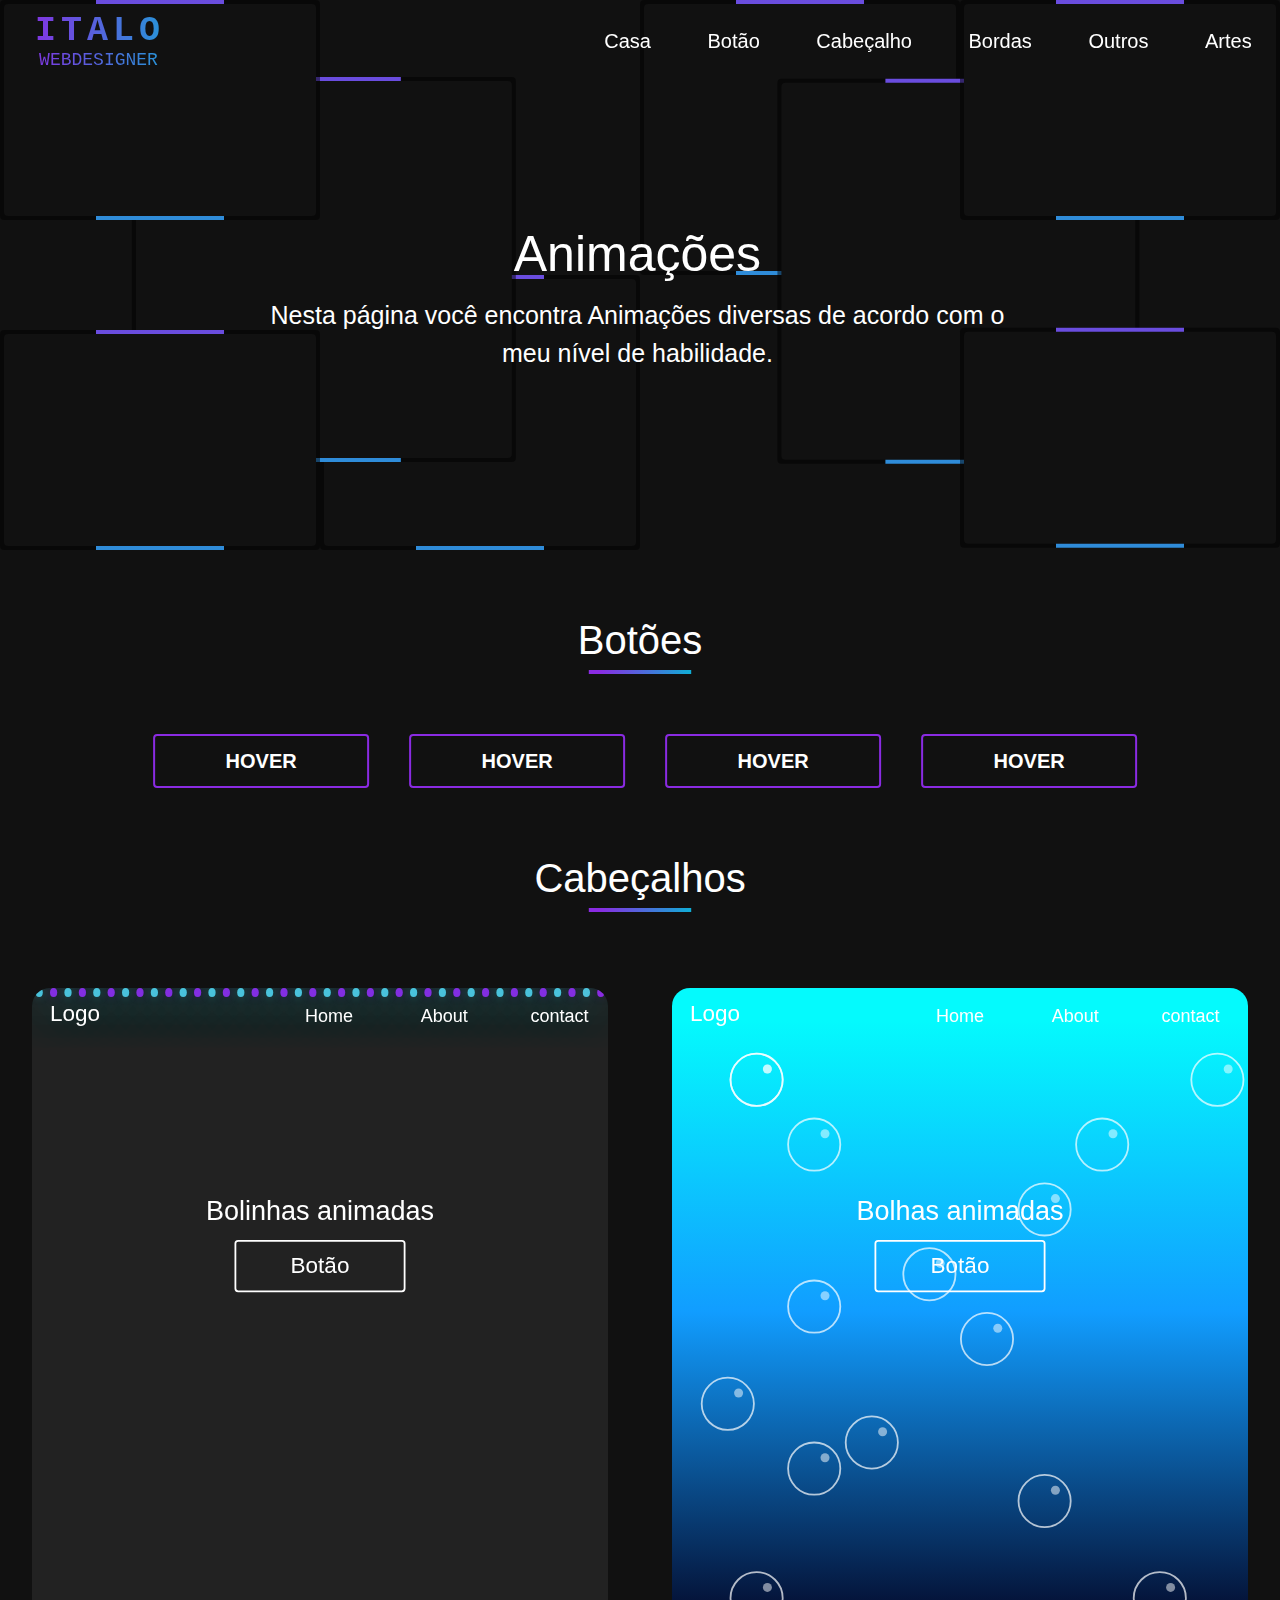
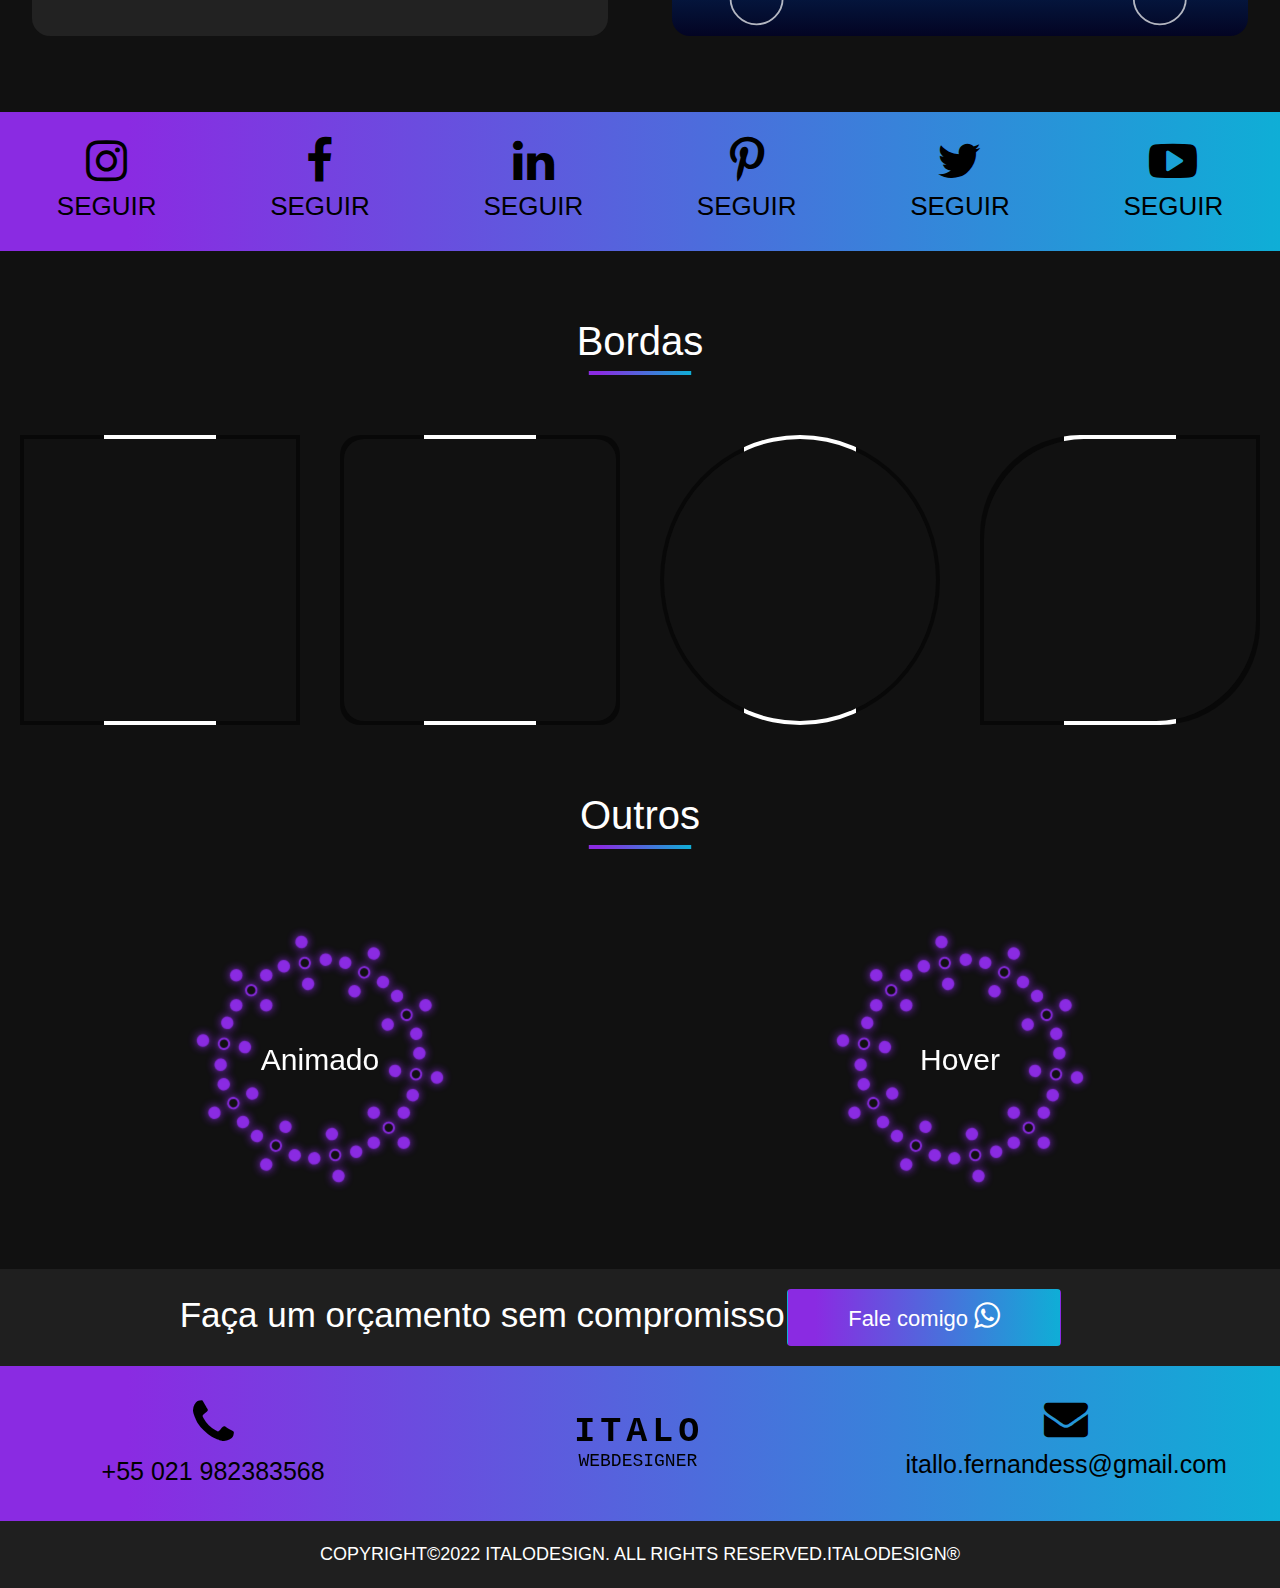
<file: animation.html>
<!DOCTYPE html>

<html lang="pt-BR">

  <head>

    <meta charset="utf-8">

    <meta name="keywords" content="italowebdesigner" />

    <meta name="description" content="Ótimos sites por ótimos preços" />

    <meta name="author" content="Ítalo Gonçalves Fernandes">

    <meta http-equiv="X-UA-Compatible" content="IE=edge">

    <meta name="viewport" content="width=device-width, initial-scale=1, maximum-scale=1" />

    <title>Ítalo WebDesigner&reg;</title>

    <link rel="shortcut icon" href="images/minhalogo.png" />

    <link rel="preconnect" href="https://fonts.googleapis.com">
    <link rel="preconnect" href="https://fonts.gstatic.com" crossorigin>
    <link href="https://fonts.googleapis.com/css2?family=Patrick+Hand&display=swap" rel="stylesheet">

    <link rel="stylesheet" type="text/css" href="css/font-awesome.min.css" />

    <link rel="stylesheet" type="text/css" href="css/index css/bootstrap.min.css" />

    <link rel="stylesheet" type="text/css" href="css/index css/preloader.css" />

    <link rel="stylesheet" type="text/css" href="css/index css/responsive.css" />

    <link rel="stylesheet" type="text/css" href="css/index css/style.css" />

    <link rel="stylesheet" type="text/css" href="css/index css/nav.css" />

    <link rel="stylesheet" type="text/css" href="css/animationpage css/btn.css" />

    <link rel="stylesheet" type="text/css" href="css/animationpage css/headers.css" />

    <link rel="stylesheet" type="text/css" href="css/index css/social.css" />

    <link rel="stylesheet" type="text/css" href="css/animationpage css/borders.css" />

    <link rel="stylesheet" type="text/css" href="css/animationpage css/others.css" />

    <link rel="stylesheet" type="text/css" href="css/index css/footer.css" />

  </head>

  <body>

    <div id="preloader">
      <div class="inner">
        <div class="center">
          <div class="ring"></div>
          <span>I</span>                    
       </div>
      </div>
    </div>

    <input type="checkbox" id="check">
    <label onclick="animar()" id="container-burger" for="check" class="nav">
      <span class="burger"></span>
      <span class="burger"></span>
      <span class="burger"></span>
    </label>

    <div class="container-logo">
      <div class="logo">
        <div class="container-name">
          <div class="name1">Italo</div>
          <div class="name2">WebDesigner</div>
        </div>
      </div>
    </div>

    <div class="menu">
      <div ></div>
      <div class="content">
        <a href="index.html" class="text">Casa</a>
      </div>
      <div class="content">
        <a href="#button" class="text">Botão</a>
      </div>
      <div class="content">
        <a href="#back" class="text">Cabeçalho</a>
      </div>
      <div class="content">
        <a href="#borders" class="text">Bordas</a>
      </div>
      <div class="content">
        <a href="#others" class="text">Outros</a>
      </div>
      <div class="content">
        <a href="desingers.html" class="text">Artes</a>
      </div>
    </div>

    <div class="container-info-header-a">
      <div class="title">Animações</div>
      <div class="text">Nesta página você encontra Animações diversas de acordo com o meu nível de habilidade.</div>
    </div>

    <div class="header-animation">
      <div class="box">
        <h2></h2>
      </div>
      <div class="box2">
        <h2></h2>
      </div>
      <div class="box3">
        <h2></h2>
      </div>
      <div class="box4">
        <h2></h2>
      </div>
      <div class="box5">
        <h2></h2>
      </div>
      <div class="box6">
        <h2></h2>
      </div>
      <div class="box7">
        <h2></h2>
      </div>
      <div class="box8">
        <h2 id="about"></h2>
      </div>
    </div>

    <div class="container-btn">
      <div class="title" id="button">Botões</div>
      <div class="bar"></div>
      <div class="content-btn">
        <a href="#" class="btn btn1">hover</a>
        <a href="#" class="btn btn2">hover</a>
        <a href="#" class="btn btn3">hover</a>
        <a href="#" class="btn btn4">hover</a>
      </div>
    </div>

    <div class="container-headers">
      <div class="title" id="back">Cabeçalhos</div>
      <div class="bar"></div>
      <div class="content-headers">
          <div class="bubbles">
            <div class="menu-anime">
              <div class="logo">Logo</div>
              <div class="info">Home</div>
              <div class="info">About</div>
              <div class="info">contact</div>
            </div>
            <div class="main">Bolinhas animadas<br><a href="#" class="btn">Botão</a></div>
            <span style="--i:11"></span>
            <span style="--i:12"></span>
            <span style="--i:24"></span>
            <span style="--i:10"></span>
            <span style="--i:14"></span>
            <span style="--i:23"></span>
            <span style="--i:18"></span>
            <span style="--i:16"></span>
            <span style="--i:19"></span>
            <span style="--i:20"></span>
            <span style="--i:22"></span>
            <span style="--i:25"></span>
            <span style="--i:18"></span>
            <span style="--i:21"></span>
            <span style="--i:15"></span>
            <span style="--i:13"></span>
            <span style="--i:26"></span>
            <span style="--i:17"></span>
            <span style="--i:13"></span>
            <span style="--i:28"></span>
            <span style="--i:11"></span>
            <span style="--i:12"></span>
            <span style="--i:24"></span>
            <span style="--i:10"></span>
            <span style="--i:14"></span>
            <span style="--i:23"></span>
            <span style="--i:18"></span>
            <span style="--i:16"></span>
            <span style="--i:19"></span>
            <span style="--i:20"></span>
            <span style="--i:22"></span>
            <span style="--i:25"></span>
            <span style="--i:18"></span>
            <span style="--i:21"></span>
            <span style="--i:15"></span>
            <span style="--i:13"></span>
            <span style="--i:26"></span>
            <span style="--i:17"></span>
            <span style="--i:13"></span>
            <span style="--i:28"></span>
          </div>
        <div class="container-2">
        <div class="wrapper">
          <div class="menu-anime">
            <div class="logo">Logo</div>
            <div class="info">Home</div>
            <div class="info">About</div>
            <div class="info">contact</div>
          </div>
          <div class="main">Bolhas animadas<br><a href="#" class="btn">Botão</a></div>
          <div class="container-dot"><span class="dot"></span></div>
          <div class="container-dot"><span class="dot"></span></div>
          <div class="container-dot"><span class="dot"></span></div>
          <div class="container-dot"><span class="dot"></span></div>
          <div class="container-dot"><span class="dot"></span></div>
          <div class="container-dot"><span class="dot"></span></div>
          <div class="container-dot"><span class="dot"></span></div>
          <div class="container-dot"><span class="dot"></span></div>
          <div class="container-dot"><span class="dot"></span></div>
          <div class="container-dot"><span class="dot"></span></div>
          <div class="container-dot"><span class="dot"></span></div>
          <div class="container-dot"><span class="dot"></span></div>
          <div class="container-dot"><span class="dot"></span></div>
          <div class="container-dot"><span class="dot"></span></div>
          <div class="container-dot"><span class="dot"></span></div>
        </div>
        </div>
      </div>
    </div>

    <div class="container-social">
      <div class="content">
        <a href="#"><i class="fa fa-instagram" aria-hidden="true"></i></a>
        <div class="container-text"><a href="#" class="text">SEGUIR</a></div>
      </div>
      <div class="content">
        <a href="#"><i class="fa fa-facebook" aria-hidden="true"></i></a>
        <div class="container-text"><a href="#" class="text">SEGUIR</a></div>
      </div>
      <div class="content">
        <a href="#"><i class="fa fa-linkedin" aria-hidden="true"></i></a>
        <div class="container-text"><a href="#" class="text">SEGUIR</a></div>
      </div>
      <div class="content">
        <a href="#"><i class="fa fa-pinterest-p" aria-hidden="true"></i></a>
        <div class="container-text"><a href="#" class="text">SEGUIR</a></div>
      </div>
      <div class="content">
        <a href="#"><i class="fa fa-twitter" aria-hidden="true"></i></a>
        <div class="container-text"><a href="#" class="text">SEGUIR</a></div>
      </div>
      <div class="content">
        <a href="#"><i class="fa fa-youtube-play" aria-hidden="true"></i></a>
        <div class="container-text"><a href="#" class="text" id="produtos">SEGUIR</a></div>
      </div>
    </div>

    <div class="container-borders">
      <div class="title" id="borders">Bordas</div>
      <div class="bar"></div>
      <div class="content-borders">
        <div class="content">
          <div class="box-1" >
            <h2></h2>
          </div>
        </div>
        <div class="content">
          <div class="box-2" >
            <h2></h2>
          </div>
        </div>
        <div class="content">
          <div class="box-3" >
            <h2></h2>
          </div>
        </div>
        <div class="content">
          <div class="box-4" >
            <h2></h2>
          </div>
        </div>
      </div>
    </div>

    <div class="container-others">
      <div class="title" id="others">Outros</div>
      <div class="bar"></div>
      <div class="content-others">
        <div class="content">
          <div class="description-1">Animado</div>
          <div class="loader-1">
            <span style="--i:1;"></span>
            <span style="--i:2;"></span>
            <span style="--i:3;"></span>
            <span style="--i:4;"></span>
            <span style="--i:5;"></span>
            <span style="--i:6;"></span>
            <span style="--i:7;"></span>
            <span style="--i:8;"></span>
            <span style="--i:9;"></span>
            <span style="--i:10;"></span>
          </div>
        </div>
        <div class="content">
          <div class="description-2">Hover</div>
          <div class="loader-2">
            <span style="--i:1;"></span>
            <span style="--i:2;"></span>
            <span style="--i:3;"></span>
            <span style="--i:4;"></span>
            <span style="--i:5;"></span>
            <span style="--i:6;"></span>
            <span style="--i:7;"></span>
            <span style="--i:8;"></span>
            <span style="--i:9;"></span>
            <span style="--i:10;"></span>
          </div>
        </div>
      </div>
    </div>

    <div class="container-orca">
      <div></div>
      <div class="content">
        <div class="text">Faça um orçamento sem compromisso</div>
      </div>
      <div class="content">
        <a href="#" class="btn">Fale comigo <i class="fa fa-whatsapp" aria-hidden="true"></i></a>
      </div>
      <div></div>
    </div>
    <div class="container-orca-mobal">
      <div class="content">
        <div class="text">Faça um orçamento sem compromisso.</div>
      </div>
      <div class="content">
        <a href="#" class="btn">Fale comigo <i class="fa fa-whatsapp" aria-hidden="true"></i></a>
      </div>
    </div>
    <div class="container-footer">
      <div class="content">
        <i class="fa fa-phone" aria-hidden="true"></i>
        <div class="text">+55 021 982383568</div>
      </div>
      <div class="content">
        <div class="name1">Italo</div>
        <div class="name2">WebDesigner</div>
      </div>
      <div class="content">
        <i class="fa fa-envelope" aria-hidden="true"></i>
        <div class="text">itallo.fernandess@gmail.com</div>
      </div>
    </div>
    <div class="copy">COPYRIGHT©2022 ITALODESIGN. ALL RIGHTS RESERVED.ITALODESIGN®</div>

    <script type="text/javascript" src="js/jquerynav.js"></script>

    <script type="text/javascript" src="js/materialize.js"></script>

    <script type="text/javascript" src="js/jquery.min.js"></script>
    
    <script type="text/javascript" src="js/popper.min.js"></script>

    <script type="text/javascript" src="js/bootstrap.min.js"></script>

    <script type="text/javascript" src="js/preloader.js"></script>

    <script type="text/javascript" src="https://s3-us-west-2.amazonaws.com/s.cdpn.io/499416/TweenLite.min.js"></script>

    <script type="text/javascript" src="https://s3-us-west-2.amazonaws.com/s.cdpn.io/499416/EasePack.min.js"></script>

    <script type="text/javascript" src="https://s3-us-west-2.amazonaws.com/s.cdpn.io/499416/demo.js"></script>

    <script type="text/javascript" src="js/script.js"></script>

    <script>
        jQuery(function($){
          var $navbar = $('.menu');
            $(window).scroll(function(event){
              var $current = $(this).scrollTop();
            if( $current > 50 ){
               $navbar.addClass('navbar-color');
            } else{
               $navbar.removeClass('navbar-color');
                }
            });
        });
    </script>
  </body>

</html>
</file>
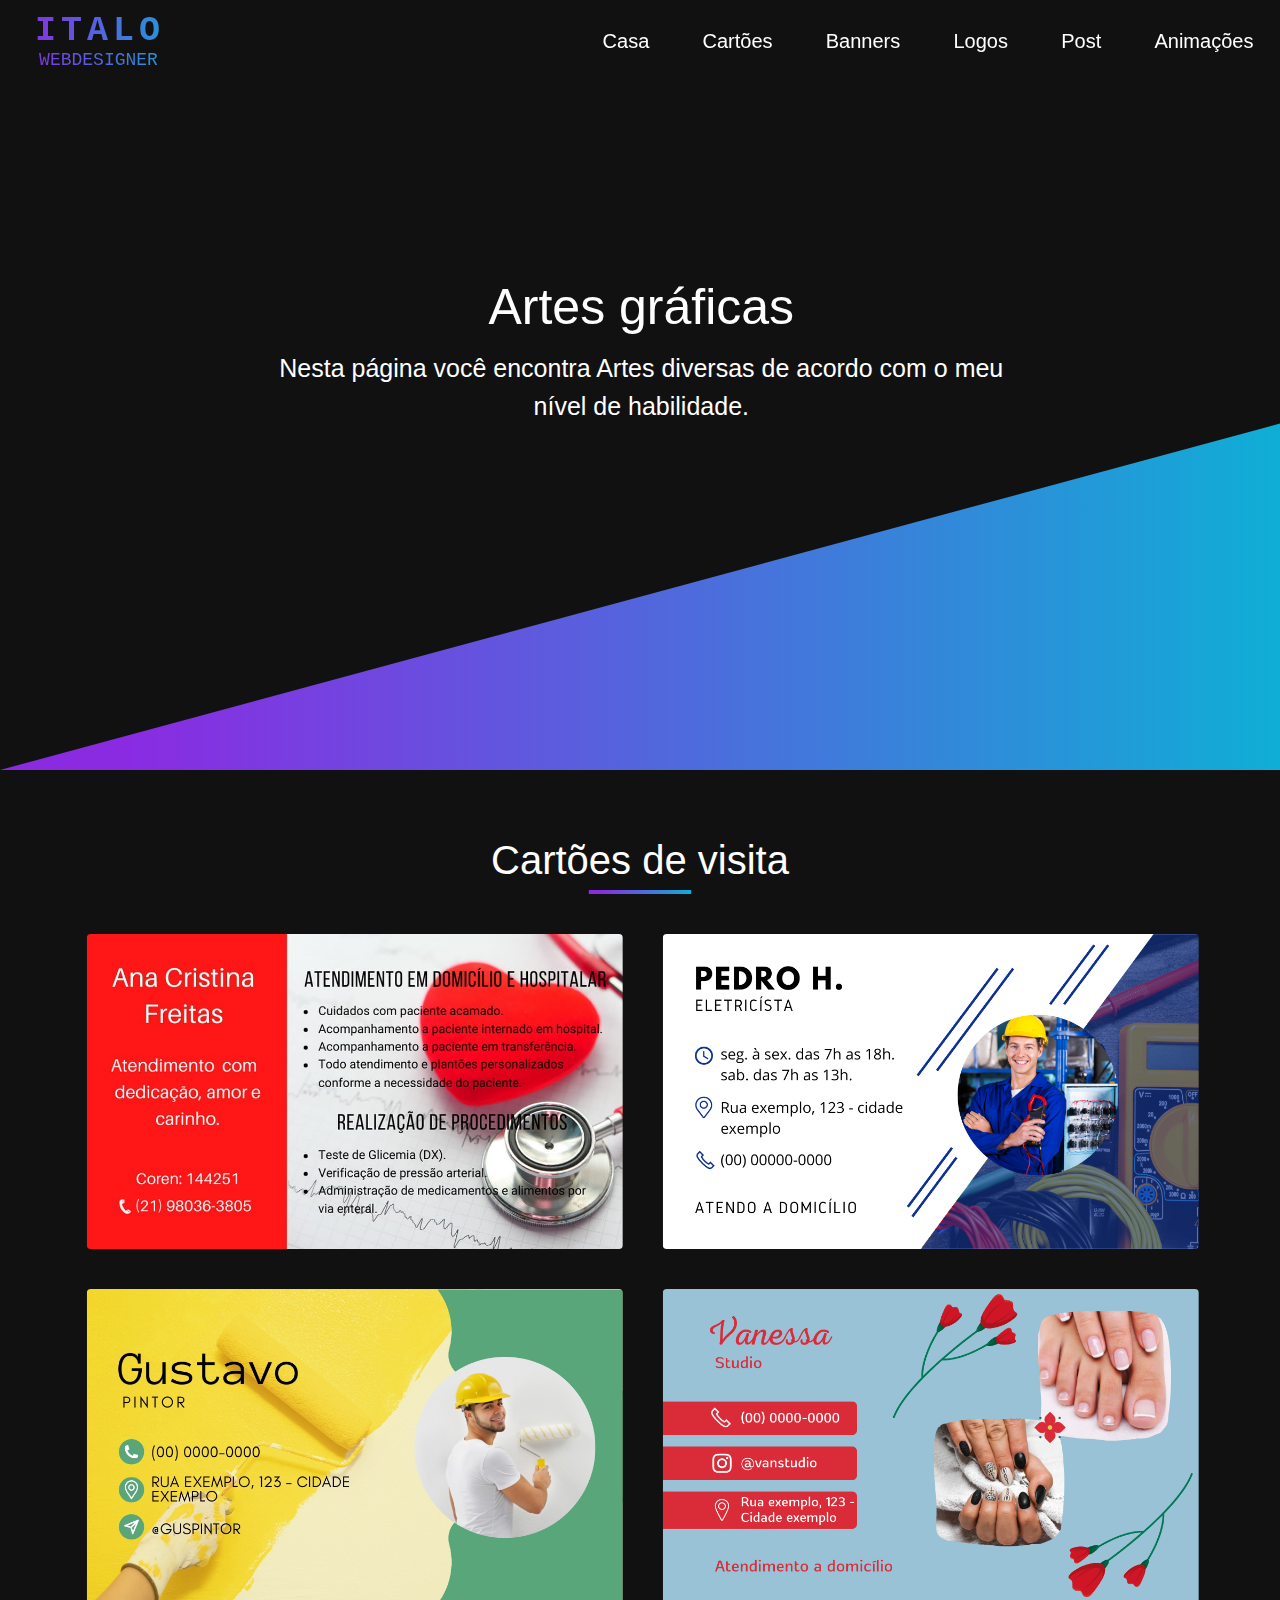
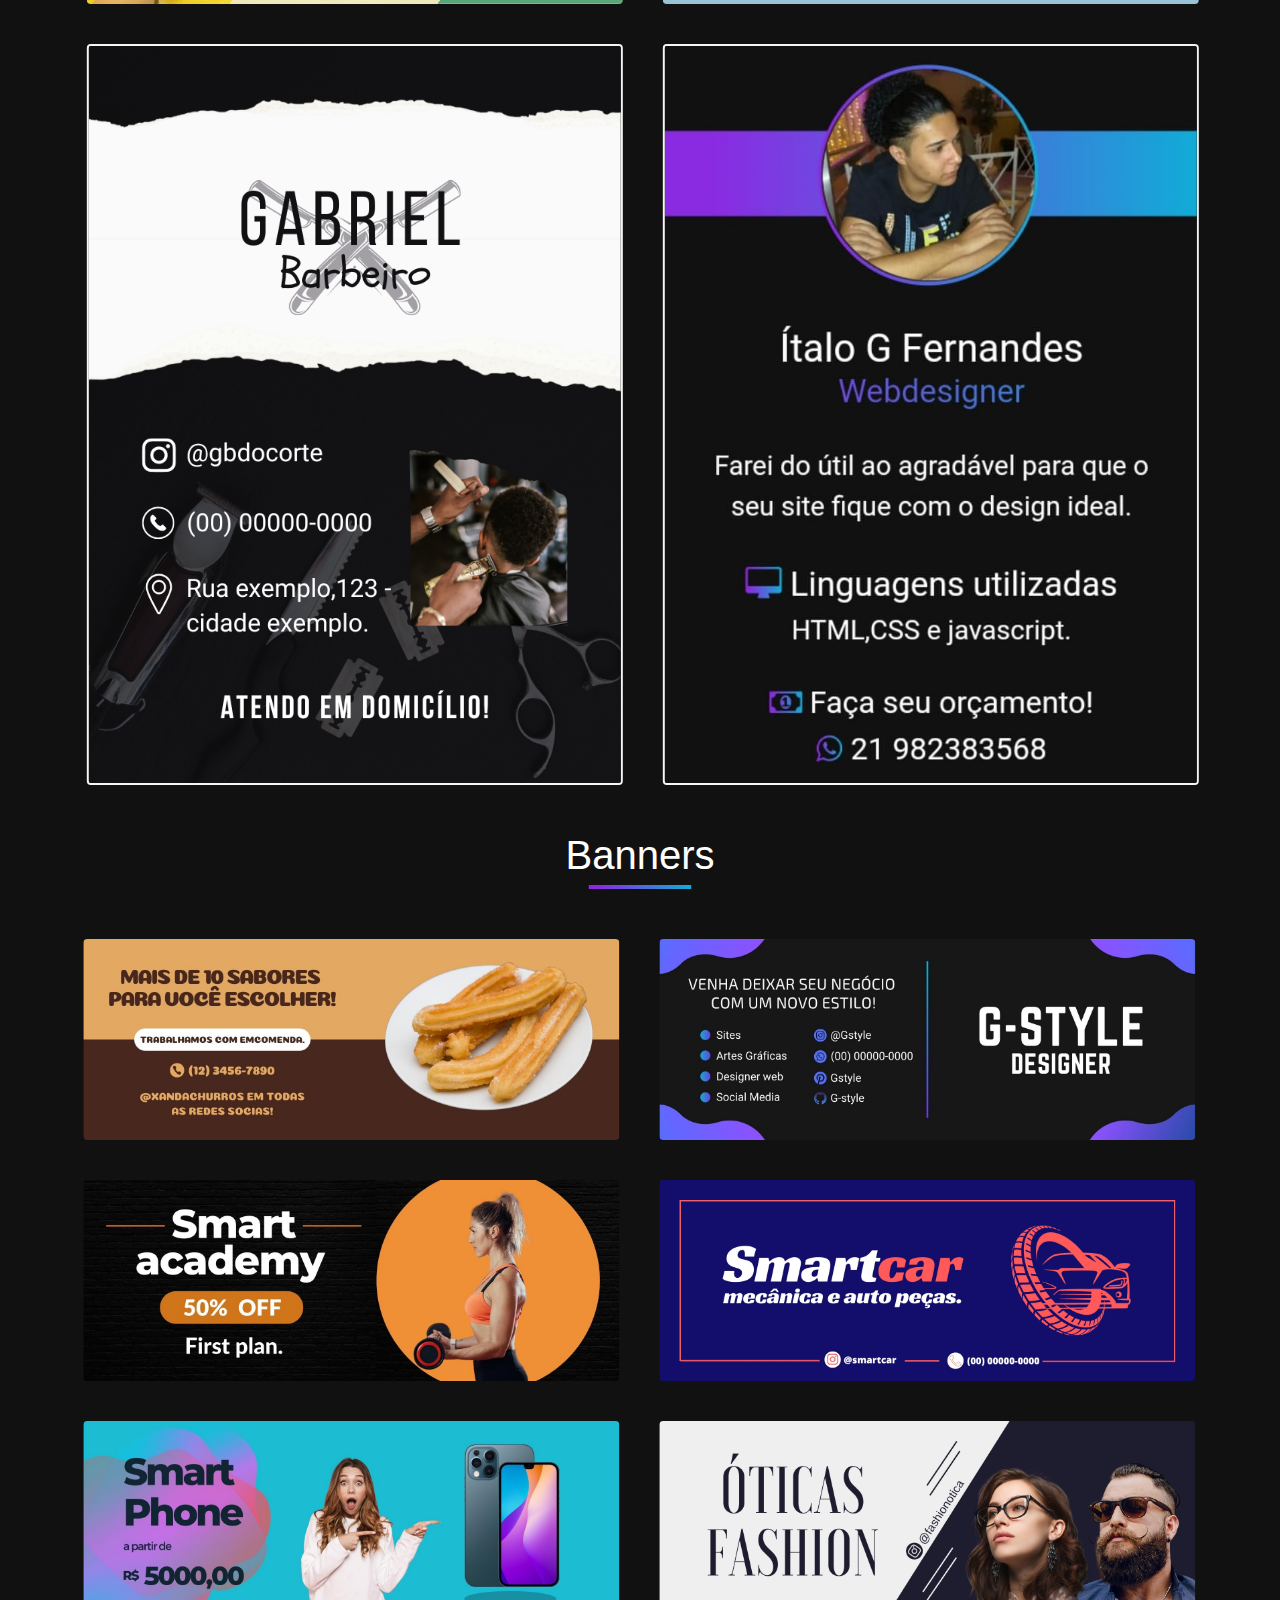
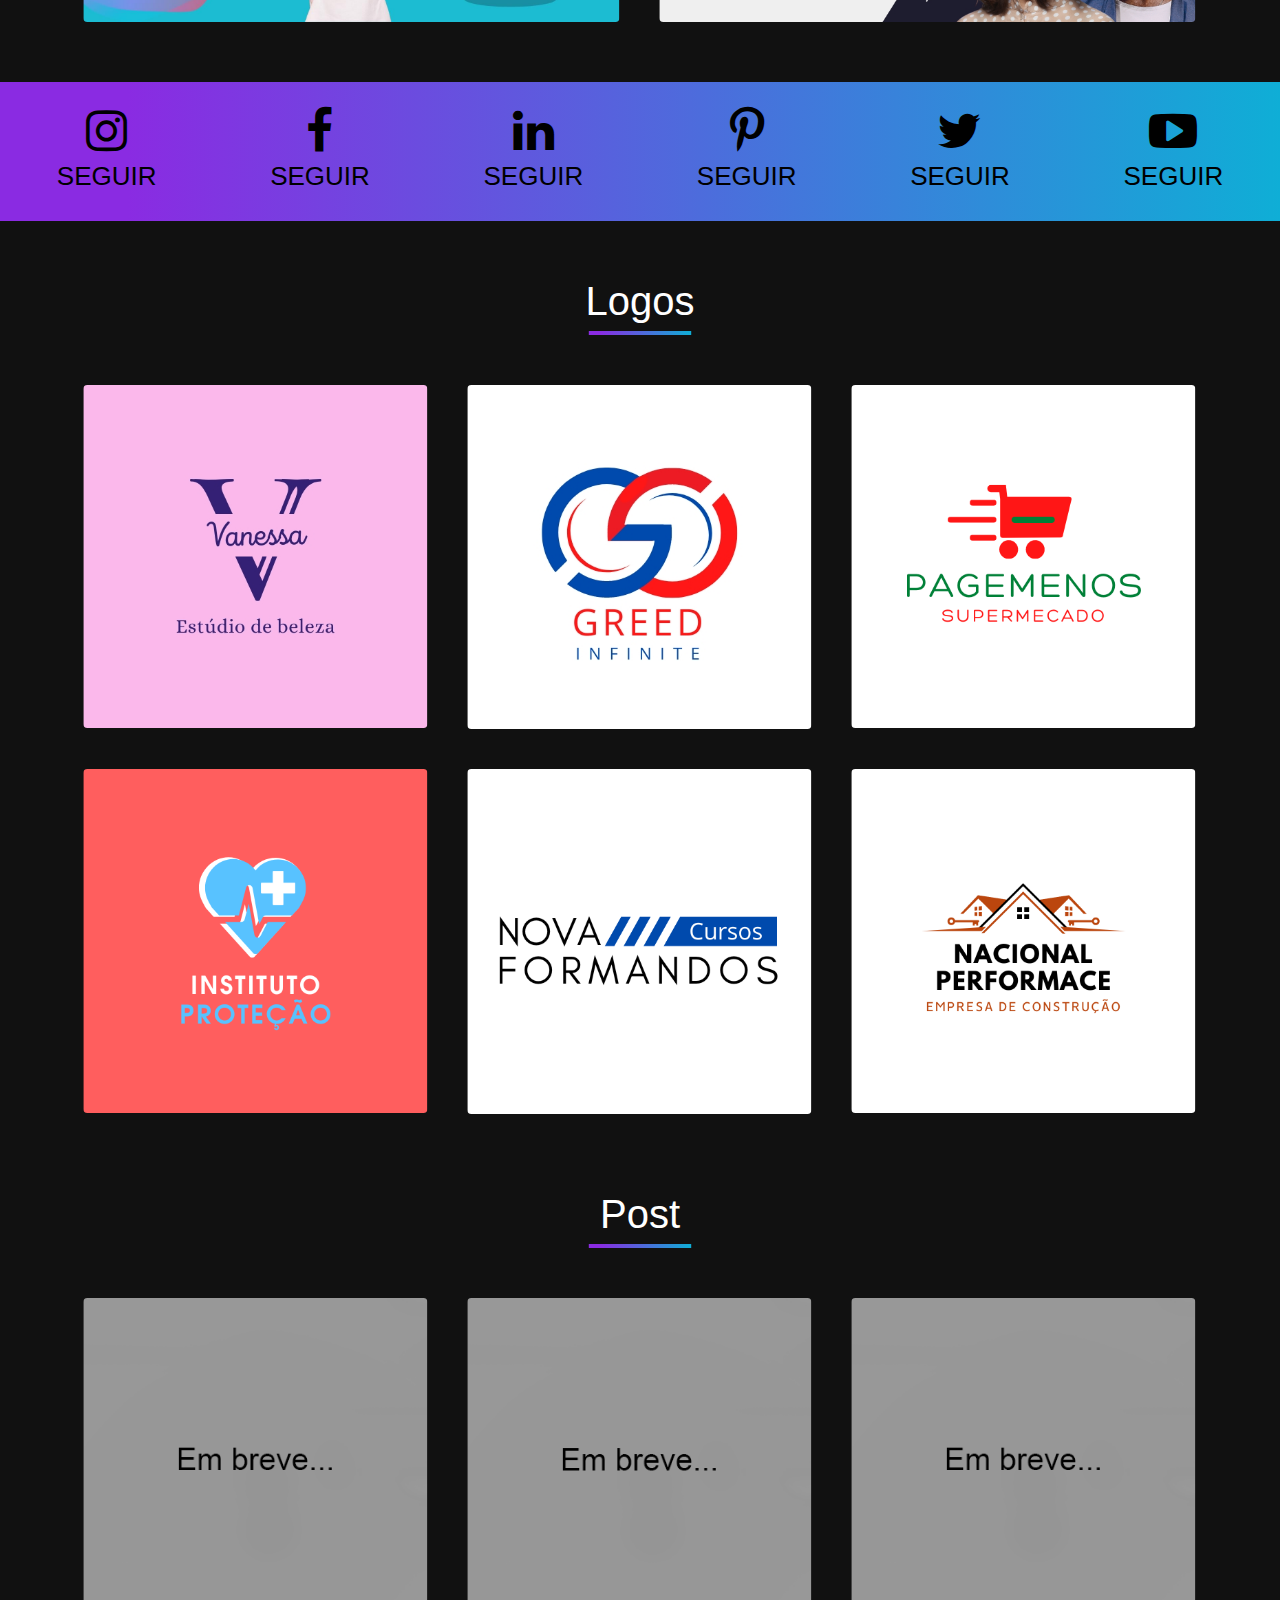
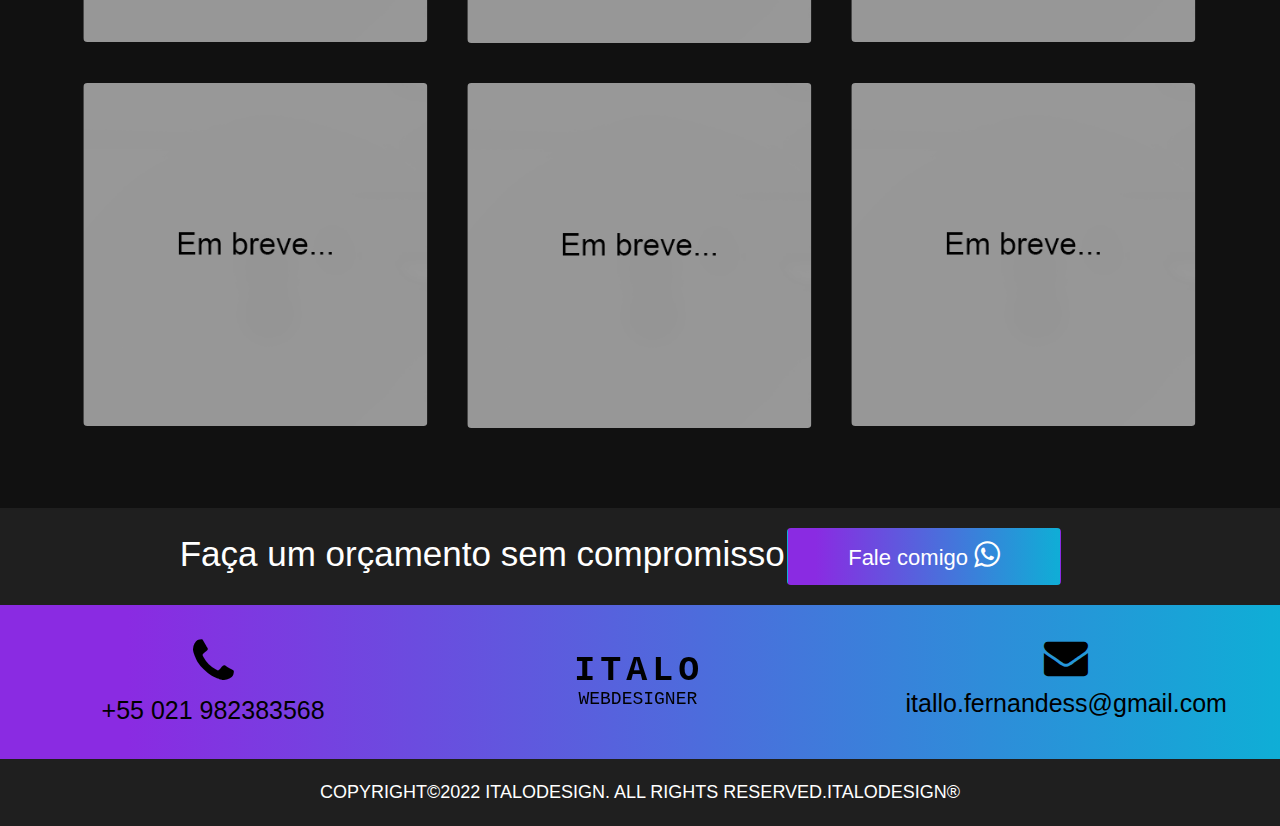
<file: desingers.html>
<!DOCTYPE html>

<html lang="pt-BR">

  <head>

    <meta charset="utf-8">

    <meta name="keywords" content="italowebdesigner" />

    <meta name="description" content="Ótimos sites por ótimos preços" />

    <meta name="author" content="Ítalo Gonçalves Fernandes">

    <meta http-equiv="X-UA-Compatible" content="IE=edge">

    <meta name="viewport" content="width=device-width, initial-scale=1, maximum-scale=1" />

    <title>Italo WebDesigner&reg;</title>

    <link rel="shortcut icon" href="images/minhalogo.png" />

    <link rel="preconnect" href="https://fonts.googleapis.com">
    <link rel="preconnect" href="https://fonts.gstatic.com" crossorigin>
    <link href="https://fonts.googleapis.com/css2?family=Patrick+Hand&display=swap" rel="stylesheet">

    <link rel="stylesheet" type="text/css" href="css/font-awesome.min.css" />

    <link rel="stylesheet" type="text/css" href="css/index css/bootstrap.min.css" />

    <link rel="stylesheet" type="text/css" href="css/index css/preloader.css" />

    <link rel="stylesheet" type="text/css" href="css/index css/responsive.css" />

    <link rel="stylesheet" type="text/css" href="css/index css/style.css" />

    <link rel="stylesheet" type="text/css" href="css/index css/nav.css" />

    <link rel="stylesheet" type="text/css" href="css/index css/social.css" />

    <link rel="stylesheet" type="text/css" href="css/designers css/card.css" />

    <link rel="stylesheet" type="text/css" href="css/designers css/banner.css" />

    <link rel="stylesheet" type="text/css" href="css/designers css/logo.css" />

    <link rel="stylesheet" type="text/css" href="css/designers css/post.css" />

    <link rel="stylesheet" type="text/css" href="css/index css/footer.css" />

  </head>

  <body>

    <div id="preloader">
      <div class="inner">
       <div class="center">
        <div class="ring"></div>
        <span>I</span>                    
     </div>
      </div>
    </div>

    <input type="checkbox" id="check">
    <label onclick="animar()" id="container-burger" for="check" class="nav">
      <span class="burger"></span>
      <span class="burger"></span>
      <span class="burger"></span>
    </label>
    <div class="container-logo">
      <div class="logo">
        <div class="container-name">
          <div class="name1">Italo</div>
          <div class="name2">WebDesigner</div>
        </div>
      </div>
    </div>
    <div class="menu">
      <div ></div>
      <div class="content">
        <a href="index.html" class="text">Casa</a>
      </div>
      <div class="content">
        <a href="#cartao" class="text">Cartões</a>
      </div>
      <div class="content">
        <a href="#banner" class="text">Banners</a>
      </div>
      <div class="content">
        <a href="#logo" class="text">Logos</a>
      </div>
      <div class="content">
        <a href="#post" class="text">Post</a>
      </div>
      <div class="content">
        <a href="animation.html" class="text">Animações</a>
      </div>
    </div>
    <div class="container-info-header-design">
      <div class="title">Artes gráficas</div>
      <div class="text">Nesta página você encontra Artes diversas de acordo com o meu nível de habilidade.</div>
    </div>
    <div class="header-design"></div>

    <div class="container-card" id="cartao">
      <div class="container-title">
        <div class="title">Cartões de visita</div>
        <div class="bar"></div>
      </div>
      <div class="container-content">
        <div class="content">
          <img class="img img-1" src="images/cartao-1.jpeg">
        </div>
        <div class="content">
          <img class="img img-2" src="images/cartao-2.png">
        </div>
        <div class="content">
          <img class="img img-3" src="images/cartao-3.jpg">
        </div>
        <div class="content">
          <img class="img img-4" src="images/cartao-4.png">
        </div>
        <div class="content">
          <img class="img img-5" src="images/cartao-5.png">
        </div>
        <div class="content">
          <img class="img img-6" src="images/cartao-6.jpeg">
        </div>
      </div>
    </div>

    <div class="container-banner" id="banner">
      <div class="container-title">
        <div class="title">Banners</div>
        <div class="bar"></div>
      </div>
      <div class="container-content">
        <div class="content">
          <img class="img img-1" src="images/banner-1.jpg">
        </div>
        <div class="content">
          <img class="img img-2" src="images/banner-2.jpg">
        </div>
        <div class="content">
          <img class="img img-3" src="images/banner-3.jpg">
        </div>
        <div class="content">
          <img class="img img-4" src="images/banner-4.jpg">
        </div>
        <div class="content">
          <img class="img img-5" src="images/banner-5.jpg">
        </div>
        <div class="content">
          <img class="img img-6" src="images/banner-6.jpg">
        </div>
      </div>
    </div>

    <div class="container-social">
      <div class="content">
        <a href="#"><i class="fa fa-instagram" aria-hidden="true"></i></a>
        <div class="container-text"><a href="#" class="text">SEGUIR</a></div>
      </div>
      <div class="content">
        <a href="#"><i class="fa fa-facebook" aria-hidden="true"></i></a>
        <div class="container-text"><a href="#" class="text">SEGUIR</a></div>
      </div>
      <div class="content">
        <a href="#"><i class="fa fa-linkedin" aria-hidden="true"></i></a>
        <div class="container-text"><a href="#" class="text">SEGUIR</a></div>
      </div>
      <div class="content">
        <a href="#"><i class="fa fa-pinterest-p" aria-hidden="true"></i></a>
        <div class="container-text"><a href="#" class="text">SEGUIR</a></div>
      </div>
      <div class="content">
        <a href="#"><i class="fa fa-twitter" aria-hidden="true"></i></a>
        <div class="container-text"><a href="#" class="text">SEGUIR</a></div>
      </div>
      <div class="content">
        <a href="#"><i class="fa fa-youtube-play" aria-hidden="true"></i></a>
        <div class="container-text"><a href="#" class="text">SEGUIR</a></div>
      </div>
    </div>

    <div class="container-logo-design" id="logo">
      <div class="container-title">
        <div class="title">Logos</div>
        <div class="bar"></div>
      </div>
      <div class="container-content">
        <div class="content">
          <img class="img img-1" src="images/logo-1.jpg">
        </div>
        <div class="content">
          <img class="img img-2" src="images/logo-2.jpg">
        </div>
        <div class="content">
          <img class="img img-3" src="images/logo-3.png">
        </div>
        <div class="content">
          <img class="img img-4" src="images/logo-4.png">
        </div>
        <div class="content">
          <img class="img img-5" src="images/logo-5.png">
        </div>
        <div class="content">
          <img class="img img-6" src="images/logo-6.png">
        </div>
      </div>
    </div>

    <div class="container-post" id="post">
      <div class="container-title">
        <div class="title">Post</div>
        <div class="bar"></div>
      </div>
      <div class="container-content">
        <div class="content">
          <img class="img img-1" src="images/embreve.png">
        </div>
        <div class="content">
          <img class="img img-2" src="images/embreve.png">
        </div>
        <div class="content">
          <img class="img img-3" src="images/embreve.png">
        </div>
        <div class="content">
          <img class="img img-4" src="images/embreve.png">
        </div>
        <div class="content">
          <img class="img img-5" src="images/embreve.png">
        </div>
        <div class="content">
          <img class="img img-6" src="images/embreve.png">
        </div>
      </div>
    </div>

    <div class="container-orca">
      <div></div>
      <div class="content">
        <div class="text">Faça um orçamento sem compromisso</div>
      </div>
      <div class="content">
        <a href="#" class="btn">Fale comigo <i class="fa fa-whatsapp" aria-hidden="true"></i></a>
      </div>
      <div></div>
    </div>
    <div class="container-orca-mobal">
      <div class="content">
        <div class="text">Faça um orçamento sem compromisso.</div>
      </div>
      <div class="content">
        <a href="#" class="btn">Fale comigo <i class="fa fa-whatsapp" aria-hidden="true"></i></a>
      </div>
    </div>
    <div class="container-footer">
      <div class="content">
        <i class="fa fa-phone" aria-hidden="true"></i>
        <div class="text">+55 021 982383568</div>
      </div>
      <div class="content">
        <div class="name1">Italo</div>
        <div class="name2">WebDesigner</div>
      </div>
      <div class="content">
        <i class="fa fa-envelope" aria-hidden="true"></i>
        <div class="text">itallo.fernandess@gmail.com</div>
      </div>
    </div>
    <div class="copy">COPYRIGHT©2022 ITALODESIGN. ALL RIGHTS RESERVED.ITALODESIGN®</div>

    <script type="text/javascript" src="js/jquerynav.js"></script>

    <script type="text/javascript" src="js/materialize.js"></script>

    <script type="text/javascript" src="js/jquery.min.js"></script>
    
    <script type="text/javascript" src="js/popper.min.js"></script>

    <script type="text/javascript" src="js/bootstrap.min.js"></script>

    <script type="text/javascript" src="js/preloader.js"></script>

    <script type="text/javascript" src="js/script.js"></script>

    <script>
        jQuery(function($){
          var $navbar = $('.menu');
            $(window).scroll(function(event){
              var $current = $(this).scrollTop();
            if( $current > 50 ){
               $navbar.addClass('navbar-color');
            } else{
               $navbar.removeClass('navbar-color');
                }
            });
        });
    </script>

  </body>

</html>
</file>
<file: css/index css/preloader.css>
/* ini: Preloader */
 
#preloader {
    position:fixed;
    top:0;
    left:0;
    right:0;
    bottom:0;
    background-color: rgb(17, 17, 17); /* cor do background que vai ocupar o body */
    z-index:999; /* z-index para jogar para frente e sobrepor tudo */
}
#preloader .inner {
    position: absolute;
    top: 50%; /* centralizar a parte interna do preload (onde fica a animação)*/
    left: 50%;
    transform: translate(-50%, -50%);  
}

.center{
  display: flex;
  text-align: center;
  justify-content: center;
  align-items: center;
  min-height: 100vh;
  background: rgb(17, 17, 17);
}
.ring{
  position: absolute;
  width: 120px;
  height: 120px;
  border-radius: 50%;
  animation: ring 2s linear infinite;

}
@keyframes ring {
  0%{
      transform: rotate(0deg);
      box-shadow: 1px 2px 0px blueviolet;
      transition: 1s;
  }
  50%{
      transform: rotate(180deg);
      box-shadow: 1px 2px 0px rgb(38, 54, 143);
      transition: 1s;
  }
  100%{
      transform: rotate(360deg);
      box-shadow: 1px 2px 0px rgb(38, 164, 214);
      transition: 1s;
  }
}
.ring::before{
  position: absolute;
  content: '';
  left: 0;
  top: 0;
  height: 100%;
  width: 100%;
  border-radius: 50%;
  box-shadow: 0 0 5px rgba(255, 255, 255, .3);
}
.center span{
  font-size: 70px;
  font-weight: 500;
  font-family: 'Courier New', Courier, monospace;
  line-height: 200px;
  background: -webkit-linear-gradient(left, rgb(138, 43, 226) 10%, rgb(15, 174, 214) 100%);  
  background: -webkit-linear-gradient(to right, rgb(138, 43, 226), rgb(15, 174, 214) 100% ); 
  background-clip: text;
  -webkit-background-clip: text;
  color: transparent;
  opacity: 70%;
}
</file>
<file: css/index css/responsive.css>
/* nav */
@media screen and (min-height:465px) {
    .menu .content{
        margin: 0px;
    }
}
@media screen and (max-height:464px) and (min-height:330px) {
    .menu .content{
        margin: 20px 0 20px 0;
    }
}
@media screen and (max-height:329px) and (min-height:280px) {
    .menu .content{
        margin: 30px 0 20px 0;
    }
}
@media screen and (max-height:279px) and (min-height:200px) {
    .menu .content{
        margin: 40px 0 20px 0;
    }
}
@media screen and (min-height:565px) {
    .header{
        height: 100vh;
    }
}
@media screen and (max-height:564px) and (min-height:490px) {
    .header{
        height: 140vh;
    }
}
@media screen and (max-height:489px) and (min-height:430px) {
    .header{
        height: 140vh;
    }
}
@media screen and (max-height:429px) and (min-height:340px) {
    .header{
        height: 180vh;
    }
}
@media screen and (max-height:339px) and (min-height:280px) {
    .header{
        height: 220vh;
    }
}
@media screen and (max-height:279px) and (min-height:240px) {
    .header{
        height: 260vh;
    }
}
@media screen and (max-height:239px) and (min-height:200px) {
    .header{
        height: 300vh;
    }
}
@media screen and (min-height:565px) {
    .header-animation{
        height: 85vh;
    }
}
@media screen and (max-height:564px) and (min-height:480px) {
    .header-animation{
        height: 100vh;
    }
}
@media screen and (max-height:479px) and (min-height:400px) {
    .header-animation{
        height: 120vh;
    }
}
@media screen and (max-height:399px) and (min-height:350px) {
    .header-animation{
        height: 140vh;
    }
}
@media screen and (max-height:349px) and (min-height:300px) {
    .header-animation{
        height: 160vh;
    }
}
@media screen and (max-height:299px) and (min-height:250px) {
    .header-animation{
        height: 180vh;
    }
}
@media screen and (max-height:249px) and (min-height:200px) {
    .header-animation{
        height: 200vh;
    }
}
@media screen and (min-height:540px) {
    .header-design{
        height: 85vh;
    }
}
@media screen and (max-height:539px) and (min-height:430px) {
    .header-design{
        height: 100vh;
    }
}
@media screen and (max-height:429px) and (min-height:300px) {
    .header-design{
        height: 120vh;
    }
}
@media screen and (max-height:299px) and (min-height:200px) {
    .header-design{
        height: 140vh;
    }
}
@media screen and (min-width:1070px) {
    #container-burger{
        display: none;
    }
    .menu{
        grid-template-columns: 45% auto auto auto auto auto auto;
        width: 100%;
        height: auto;
    }
    .menu .content{
        padding: 26px 0px;
    }
    .menu .text{
        padding: 5px 0px;
    }
    .container-logo{
        width: 30%;
    }
    .menu .text::after{
        content: " ";
        width: 0%;
        height: 4px;
        background: -webkit-linear-gradient(left, rgb(138, 43, 226) 10%, rgb(15, 174, 214) 100%);  
        background: -webkit-linear-gradient(to right, rgb(138, 43, 226), rgb(15, 174, 214) 100% ); 
        position: absolute;
        bottom: 0;
        left: 0;
        transition: .5s;
        border-radius: 1px;
    }
    .menu .text:hover::after{
        width: 102%;
        border-radius: 1px;
        transition: .5s;
    }
}
@media screen and (max-width:1069px) and (min-width:830px) {
    .container-logo{
        background-color: rgb(34, 34, 34);
        width: 100%;
    }
    #container-burger{
        display: block;
    }
    .menu{
        width: 30%;
        height: 100vh;
        grid-template-columns: 100%;
        grid-template-rows: 16% auto auto auto auto auto;
        position: fixed;
        transform: translate(-105%, 1.2%);
        background-color: rgb(34, 34, 34);
        transition: .5s ease-in-out;
        z-index: 299;
        overflow-y: scroll;
    }
    .menu .content{
        padding: 0px;
    }
    .menu .content .text{
        color: white;
        padding: 10px 60px;
    }
    .menu .text:hover{
        background-color: rgba(255, 255, 255, 0.5);
        border-radius: 4px;
        transition: .5s;
    }
    input[type="checkbox"]:checked ~ .menu {
        transform: translate(0% , 1.2%);
        transition: .5s ease-in-out;
    }
    .menu .text::after{
        content: " ";
        width: 100%;
        height: 4px;
        transform: scaleX(50%);
        background: -webkit-linear-gradient(left, rgb(138, 43, 226) 10%, rgb(15, 174, 214) 100%);  
        background: -webkit-linear-gradient(to right, rgb(138, 43, 226), rgb(15, 174, 214) 100% ); 
        position: absolute;
        bottom: 0;
        left: 0;
        border-radius: 1px;
    }
}
@media screen and (max-width:829px) and (min-width:550px) {
    .container-logo{
        background-color: rgb(34, 34, 34);
        width: 100%;
    }
    #container-burger{
        display: block;
    }
    .menu{
        width: 42%;
        height: 100vh;
        grid-template-columns: 100%;
        grid-template-rows: 16% auto auto auto auto auto;
        position: fixed;
        transform: translate(-105%, 1.2%);
        background-color: rgb(34, 34, 34);
        transition: .5s ease-in-out;
        z-index: 299;
        overflow-y: scroll;
    }
    .menu .content{
        padding: 0px;
    }
    .menu .content .text{
        color: white;
        padding: 10px 60px;
    }
    .menu .text:hover{
        background-color: rgba(255, 255, 255, 0.5);
        border-radius: 4px;
        transition: .5s;
    }
    input[type="checkbox"]:checked ~ .menu {
        transform: translate(0% , 1.2%);
        transition: .5s ease-in-out;
    }
    .menu .text::after{
        content: " ";
        width: 100%;
        height: 4px;
        transform: scaleX(50%);
        background: -webkit-linear-gradient(left, rgb(138, 43, 226) 10%, rgb(15, 174, 214) 100%);  
        background: -webkit-linear-gradient(to right, rgb(138, 43, 226), rgb(15, 174, 214) 100% ); 
        position: absolute;
        bottom: 0;
        left: 0;
        border-radius: 1px;
    }
}
@media screen and (max-width:549px) and (min-width:430px) {
    .container-logo{
        background-color: rgb(34, 34, 34);
        width: 100%;
    }
    #container-burger{
        display: block;
    }
    .menu{
        width: 52%;
        height: 100vh;
        grid-template-columns: 100%;
        grid-template-rows: 16% auto auto auto auto auto;
        position: fixed;
        transform: translate(-105%, 1.2%);
        background-color: rgb(34, 34, 34);
        transition: .5s ease-in-out;
        z-index: 299;
        overflow-y: scroll;
    }
    .menu .content{
        padding: 0px;
    }
    .menu .content .text{
        color: white;
        padding: 10px 60px;
    }
    .menu .text:hover{
        background-color: rgba(255, 255, 255, 0.5);
        border-radius: 4px;
        transition: .5s;
    }
    input[type="checkbox"]:checked ~ .menu {
        transform: translate(0% , 1.2%);
        transition: .5s ease-in-out;
    }
    .menu .text::after{
        content: " ";
        width: 100%;
        height: 4px;
        transform: scaleX(50%);
        background: -webkit-linear-gradient(left, rgb(138, 43, 226) 10%, rgb(15, 174, 214) 100%);  
        background: -webkit-linear-gradient(to right, rgb(138, 43, 226), rgb(15, 174, 214) 100% ); 
        position: absolute;
        bottom: 0;
        left: 0;
        border-radius: 1px;
    }
}
@media screen and (max-width:429px) and (min-width:375px) {
    .container-logo{
        background-color: rgb(34, 34, 34);
        width: 100%;
    }
    #container-burger{
        display: block;
    }
    .menu{
        width: 62%;
        height: 100vh;
        grid-template-columns: 100%;
        grid-template-rows: 16% auto auto auto auto auto;
        position: fixed;
        transform: translate(-105%, 1.2%);
        background-color: rgb(34, 34, 34);
        transition: .5s ease-in-out;
        z-index: 299;
        overflow-y: scroll;
    }
    .menu .content{
        padding: 0px;
    }
    .menu .content .text{
        color: white;
        padding: 10px 60px;
    }
    .menu .text:hover{
        background-color: rgba(255, 255, 255, 0.5);
        border-radius: 4px;
        transition: .5s;
    }
    input[type="checkbox"]:checked ~ .menu {
        transform: translate(0% , 1.2%);
        transition: .5s ease-in-out;
    }
    .menu .text::after{
        content: " ";
        width: 100%;
        height: 4px;
        transform: scaleX(50%);
        background: -webkit-linear-gradient(left, rgb(138, 43, 226) 10%, rgb(15, 174, 214) 100%);  
        background: -webkit-linear-gradient(to right, rgb(138, 43, 226), rgb(15, 174, 214) 100% ); 
        position: absolute;
        bottom: 0;
        left: 0;
        border-radius: 1px;
    }
}
@media screen and (max-width:374px) and (min-width:300px) {
    .container-logo{
        background-color: rgb(34, 34, 34);
        width: 100%;
    }
    #container-burger{
        display: block;
    }
    .menu{
        width: 72%;
        height: 100vh;
        grid-template-columns: 100%;
        grid-template-rows: 16% auto auto auto auto auto;
        position: fixed;
        transform: translate(-105%, 1.2%);
        background-color: rgb(34, 34, 34);
        transition: .5s ease-in-out;
        z-index: 299;
        overflow-y: scroll;
    }
    .menu .content{
        padding: 0px;
    }
    .menu .content .text{
        color: white;
        padding: 10px 60px;
    }
    .menu .text:hover{
        background-color: rgba(255, 255, 255, 0.5);
        border-radius: 4px;
        transition: .5s;
    }
    input[type="checkbox"]:checked ~ .menu {
        transform: translate(0% , 1.2%);
        transition: .5s ease-in-out;
    }
    .menu .text::after{
        content: " ";
        width: 100%;
        height: 4px;
        transform: scaleX(50%);
        background: -webkit-linear-gradient(left, rgb(138, 43, 226) 10%, rgb(15, 174, 214) 100%);  
        background: -webkit-linear-gradient(to right, rgb(138, 43, 226), rgb(15, 174, 214) 100% ); 
        position: absolute;
        bottom: 0;
        left: 0;
        border-radius: 1px;
    }
}
@media screen and (min-width:600px) {
    .box::before{
        width: 40%;
        height: 205%;
    }
    .box2::before{
        width: 40%;
        height: 205%;
    }
    .box3::before{
        width: 40%;
        height: 205%;
    }
    .box4::before{
        width: 40%;
        height: 205%;
    }
    .box5::before{
        width: 40%;
        height: 205%;
    }
    .box6::before{
        width: 40%;
        height: 205%;
    }
    .box7::before{
        width: 40%;
        height: 205%;
    }
    .box8::before{
        width: 40%;
        height: 205%;
    }
}
@media screen and (max-width:599px) and (min-width:300px) {
    .box::before{
        width: 80%;
        height: 190%;
    }
    .box2::before{
        width: 80%;
        height: 170%;
    }
    .box3::before{
        width: 80%;
        height: 170%;
    }
    .box4::before{
        width: 80%;
        height: 190%;
    }
    .box5::before{
        width: 80%;
        height: 190%;
    }
    .box6::before{
        width: 80%;
        height: 170%;
    }
    .box7::before{
        width: 80%;
        height: 170%;
    }
    .box8::before{
        width: 80%;
        height: 190%;
    }
}

@media screen and (min-width:1070px) {
    .container-header{
        width: 60%;
        transform: translate(33%, 80%);
    }
}
@media screen and (max-width:1069px) and (min-width:650px) {
    .container-header{
        width: 70%;
        transform: translate(22%, 70%);
    }
}
@media screen and (max-width:649px) and (min-width:510px) {
    .container-header{
        width: 90%;
        transform: translate(6%, 50%) scale(95%);
    }
}
@media screen and (max-width:509px) and (min-width:425px) {
    .container-header{
        width: 90%;
        transform: translate(6%, 50%) scale(90%);
    }
}
@media screen and (max-width:424px) and (min-width:381px) {
    .container-header{
        width: 100%;
        transform: translate(0%, 50%) scale(80%);
    }
}
@media screen and (max-width:380px) and (min-width:300px) {
    .container-header{
        width: 100%;
        transform: translate(0%, 20%) scale(75%);
    }
}

@media screen and (min-width:351px) {
    .container-header .title{
        font-size: 55px;
    }
    .container-info-header .static{
        font-size: 40px;
        margin-top: 12px;
    }
    .container-info-header .dynamic li{
        font-size: 29px;
    }
}
@media screen and (max-width:350px) and (min-width:300px) {
    .container-info-header .static{
        font-size: 30px;
        margin-top: 20px;
    }
    .container-info-header .dynamic li{
        font-size: 25px;
    }
    .container-header .title{
        font-size: 50px;
    }
}



/* about */
@media screen and (min-width:1050px) {
    .container-about .content-about{
        width: 90%;
        grid-template-columns: 50% 50%;
        transform: translateX(6%);
    }
    .container-about .content-about .img{
        width: 70%;
        height: 340px;
        margin: 0px 0px 0px 30px;
    }
    .container-about .content-about .info{
        margin: 0px 30px 0px 0px;
    }
}
@media screen and (max-width:1049px) and (min-width:610px) {
    .container-about .content-about{
        width: 70%;
        grid-template-columns: 100%;
        transform: translateX(22%);
    }
    .container-about .content-about .img{
        width: 100%;
        height: 340px;
        margin: 0px 0px 30px 0px;
    }
    .container-about .content-about .info{
        margin: 0px 0px 0px 0px;
    }
}
@media screen and (max-width:609px) and (min-width:300px) {
    .container-about .content-about{
        width: 90%;
        grid-template-columns: 100%;
        transform: translateX(5%);
    }
    .container-about .content-about .img{
        width: 100%;
        height: 340px;
        margin: 0px 0px 30px 0px;
    }
    .container-about .content-about .info{
        margin: 0px 0px 0px 0px;
    }
}
@media screen and (min-width:500px) {
    .container-about .content-about .text{
        font-size: 20px;
    }
}
@media screen and (max-width:599px) and (min-width:300px) {
    .container-about .content-about .text{
        font-size: 18px;
    }
}
@media screen and (min-width:1070px) {
    .container-about .content-about .btn{
        font-size: 22px;
        padding: 11px 60px;
        border-radius: 4px;
        color: white;
        text-decoration: none;
        margin-top: 30px;
        transition: .4s;
        background: -webkit-linear-gradient(left, rgb(138, 43, 226) 10%, rgb(15, 174, 214) 100%);  
        background: -webkit-linear-gradient(to right, rgb(138, 43, 226), rgb(15, 174, 214) 100% ); 
    }
    .container-about .content-about .btn:hover{
        transform: translate(5px, -5px);
        filter: drop-shadow(-5px 10px 0px white);
        transition: .4s;
    }
}
@media screen and (max-width:1069px) and (min-width:0px) {
    .container-about .content-about .btn{
        font-size: 22px;
        padding: 11px 60px;
        border-radius: 4px;
        color: white;
        text-decoration: none;
        margin-top: 30px;
        transition: .4s;
        background: -webkit-linear-gradient(left, rgb(138, 43, 226) 10%, rgb(15, 174, 214) 100%);  
        background: -webkit-linear-gradient(to right, rgb(138, 43, 226), rgb(15, 174, 214) 100% ); 
    }
}

/* services */
@media screen and (min-width:1060px) {
    .container-services .content-services{
        grid-template-columns: 25% 25% 25% 25%;
    }
    .container-services .content-services .content{
        margin: 40px 15px;
    }
}
@media screen and (max-width:1059px) and (min-width:650px) {
    .container-services .content-services{
        grid-template-columns: 50% 50%;
    }
    .container-services .content-services .content{
        margin: 20px 20px;
    }
}
@media screen and (max-width:649px) and (min-width:300px) {
    .container-services .content-services{
        grid-template-columns: 100%;
    }
    .container-services .content-services .content{
        margin: 20px 20px;
    }
}

/* social */
@media screen and (min-width:800px) {
    .container-social{
        grid-template-columns: auto auto auto auto auto auto;
    }
}
@media screen and (max-width:799px) and (min-width:500px) {
    .container-social{
        grid-template-columns: auto auto auto;
    }
    .container-social .content{
        margin: 10px 0px;
    }
}
@media screen and (max-width:499px) and (min-width:350px) {
    .container-social{
        grid-template-columns: auto auto;
    }
    .container-social .content{
        margin: 10px 0px;
    }
}
@media screen and (max-width:349px) and (min-width:300px) {
    .container-social{
        grid-template-columns: auto;
    }
    .container-social .content{
        margin: 10px 0px;
    }
}

/* skill */
@media screen and (min-width:700px) {
    .content-skill{
        padding: 10px 40px;
    }
}
@media screen and (max-width:699px) and (min-width:300px) {
    .content-skill{
        padding: 10px 40px;
    }
}
@media screen and (max-width:300px) and (min-width:300px) {
    .content-skill{
        padding: 10px 40px;
    }
}

/* gallery */
@media screen and (min-width:1070px) {
    .container-gallery{
        display: grid;
    }
    .container-mobal{
        display: none;
    }
}
@media screen and (max-width:1069px) and (min-width:0px) {
    .container-gallery{
        display: none;
    }
    .container-mobal{
        display: grid;
    }
}
@media screen and (min-width:1050px) {
    .container-mobal{
        grid-template-columns: auto auto auto;
    }
}
@media screen and (max-width:1049px) and (min-width:700px) {
    .container-mobal{
        grid-template-columns: auto auto;
    }
}
@media screen and (max-width:699px) and (min-width:300px) {
    .container-mobal{
        grid-template-columns: auto;
    }
}

/* footer */
@media screen and (min-width:1070px) {
    .container-orca-mobal{
        display: none;
    }
    .container-orca{
        display: grid;
        grid-template-columns: 11.5% 50% 28.5% 10%;
    }
}
@media screen and (max-width:1069px) and (min-width:400px) {
    .container-orca-mobal{
        display: grid;
        grid-template-columns: 100%;
    }
    .container-orca{
        display: none;
    }
}
@media screen and (max-width:399px) and (min-width:300px) {
    .container-orca-mobal{
        display: grid;
        grid-template-columns: 100%;
    }
    .container-orca-mobal .content{
        transform: scale(90%);
    }
    .container-orca{
        display: none;
    }
}
@media screen and (min-width:1050px) {
    .container-footer{
        grid-template-columns: 33.3% 33.3% 33.4%;
    }
    .container-footer .content{
        transform: scale(100%);
     }
     .container-footer .content .name1{
        margin-top: 10px;
    }
}
@media screen and (max-width:1049px) and (min-width:1000px) {
    .container-footer .content{
        transform: scale(90%);
     }
     .container-footer{
        grid-template-columns: 33.3% 33.3% 33.4%;
    }
    .container-footer .content .name1{
        margin-top: 10px;
    }
}
@media screen and (max-width:999px) and (min-width:300px) {
    .container-footer .content{
        transform: scale(100%);
        margin: 20px 0px;
     }
     .container-footer{
        grid-template-columns: 100%;
    }
    .container-footer .content .name1{
        margin-top: 0;
    }
}
@media screen and (max-width:350px) and (min-width:300px) {
    .container-footer .content{
       transform: scale(80%);
    }
    .container-footer .content .name1{
        margin-top: 0;
    }
}
@media screen and (min-width:430px) {
    .copy{
        font-size: 18px;
    }
}
@media screen and (max-width:429px) and (min-width:375px) {
    .copy{
        font-size: 16px;
    }
}
@media screen and (max-width:374px) and (min-width:300px) {
    .copy{
        font-size: 14px;
    }
}
@media screen and (min-width:1070px) {
    .container-orca-mobal .content .btn{
        font-size: 22px;
        padding: 10px 60px;
        margin-top: 15px;
        margin-bottom: 10px;
        border-radius: 4px;
        color: white;
        text-decoration: none;
        transition: .4s;
        background: -webkit-linear-gradient(left, rgb(138, 43, 226) 10%, rgb(15, 174, 214) 100%);  
        background: -webkit-linear-gradient(to right, rgb(138, 43, 226), rgb(15, 174, 214) 100% );
    }
    .container-orca-mobal .content .btn:hover{
        transform: translate(5px, -5px);
        filter: drop-shadow(-5px 10px 0px white);
        transition: .4s;
    }
}
@media screen and (max-width:1069px) and (min-width:0px) {
    .container-orca-mobal .content .btn{
        font-size: 22px;
        padding: 10px 60px;
        margin-top: 15px;
        margin-bottom: 10px;
        border-radius: 4px;
        color: white;
        text-decoration: none;
        transition: .4s;
        background: -webkit-linear-gradient(left, rgb(138, 43, 226) 10%, rgb(15, 174, 214) 100%);  
        background: -webkit-linear-gradient(to right, rgb(138, 43, 226), rgb(15, 174, 214) 100% );
    }
}

/* gerais */
@media screen and (min-width:850px) {
    .bar{
        transform: scaleX(8%);
    }
    .container-about:hover .bar{
        transform: scaleX(12%);
        transition: .5s;
    }
    .container-services:hover .bar{
        transform: scaleX(12%);
        transition: .5s;
    }
    .container-bar:hover .bar{
        transform: scaleX(12%);
        transition: .5s;
    }
    .container-skill:hover .bar{
        transform: scaleX(12%);
        transition: .5s;
    }
    .container-btn:hover .bar{
        transform: scaleX(12%);
        transition: .5s;
    }
    .container-headers:hover .bar{
        transform: scaleX(12%);
        transition: .5s;
    }
    .container-borders:hover .bar{
        transform: scaleX(12%);
        transition: .5s;
    }
    .container-others:hover .bar{
        transform: scaleX(12%);
        transition: .5s;
    }
    .container-card:hover .bar{
        transform: scaleX(12%);
        transition: .5s;
    }
    .container-banner:hover .bar{
        transform: scaleX(12%);
        transition: .5s;
    }
    .container-logo-design:hover .bar{
        transform: scaleX(12%);
        transition: .5s;
    }
    .container-post:hover .bar{
        transform: scaleX(12%);
        transition: .5s;
    }
}
@media screen and (max-width:849px) and (min-width:600px) {
    .bar{
        transform: scaleX(12%);
    }
    .container-about:hover .bar{
        transform: scaleX(16%);
        transition: .5s;
    }
    .container-services:hover .bar{
        transform: scaleX(16%);
        transition: .5s;
    }
    .container-bar:hover .bar{
        transform: scaleX(16%);
        transition: .5s;
    }
    .container-skill:hover .bar{
        transform: scaleX(16%);
        transition: .5s;
    }
    .container-btn:hover .bar{
        transform: scaleX(16%);
        transition: .5s;
    }
    .container-headers:hover .bar{
        transform: scaleX(16%);
        transition: .5s;
    }
    .container-borders:hover .bar{
        transform: scaleX(16%);
        transition: .5s;
    }
    .container-others:hover .bar{
        transform: scaleX(16%);
        transition: .5s;
    }
    .container-card:hover .bar{
        transform: scaleX(16%);
        transition: .5s;
    }
    .container-banner:hover .bar{
        transform: scaleX(16%);
        transition: .5s;
    }
    .container-logo-design:hover .bar{
        transform: scaleX(16%);
        transition: .5s;
    }
    .container-post:hover .bar{
        transform: scaleX(16%);
        transition: .5s;
    }
}
@media screen and (max-width:599px) and (min-width:300px) {
    .bar{
        transform: scaleX(16%);
    }
    .container-about:hover .bar{
        transform: scaleX(20%);
        transition: .5s;
    }
    .container-services:hover .bar{
        transform: scaleX(20%);
        transition: .5s;
    }
    .container-bar:hover .bar{
        transform: scaleX(20%);
        transition: .5s;
    }
    .container-skill:hover .bar{
        transform: scaleX(20%);
        transition: .5s;
    }
    .container-btn:hover .bar{
        transform: scaleX(20%);
        transition: .5s;
    }
    .container-headers:hover .bar{
        transform: scaleX(20%);
        transition: .5s;
    }
    .container-borders:hover .bar{
        transform: scaleX(20%);
        transition: .5s;
    }
    .container-others:hover .bar{
        transform: scaleX(20%);
        transition: .5s;
    }
    .container-card:hover .bar{
        transform: scaleX(20%);
        transition: .5s;
    }
    .container-banner:hover .bar{
        transform: scaleX(20%);
        transition: .5s;
    }
    .container-logo-design:hover .bar{
        transform: scaleX(20%);
        transition: .5s;
    }
    .container-post:hover .bar{
        transform: scaleX(20%);
        transition: .5s;
    }
}
@media screen and (max-width:499px) and (min-width:400px) {
    .bar{
        transform: scaleX(18%);
    }
    .container-about:hover .bar{
        transform: scaleX(22%);
        transition: .5s;
    }
    .container-services:hover .bar{
        transform: scaleX(22%);
        transition: .5s;
    }
    .container-bar:hover .bar{
        transform: scaleX(22%);
        transition: .5s;
    }
    .container-skill:hover .bar{
        transform: scaleX(22%);
        transition: .5s;
    }
    .container-btn:hover .bar{
        transform: scaleX(22%);
        transition: .5s;
    }
    .container-headers:hover .bar{
        transform: scaleX(22%);
        transition: .5s;
    }
    .container-borders:hover .bar{
        transform: scaleX(22%);
        transition: .5s;
    }
    .container-others:hover .bar{
        transform: scaleX(22%);
        transition: .5s;
    }
    .container-card:hover .bar{
        transform: scaleX(22%);
        transition: .5s;
    }
    .container-banner:hover .bar{
        transform: scaleX(22%);
        transition: .5s;
    }
    .container-logo-design:hover .bar{
        transform: scaleX(22%);
        transition: .5s;
    }
    .container-post:hover .bar{
        transform: scaleX(22%);
        transition: .5s;
    }
}
@media screen and (max-width:399px) and (min-width:300px) {
    .bar{
        transform: scaleX(20%);
    }
    .container-about:hover .bar{
        transform: scaleX(24%);
        transition: .5s;
    }
    .container-services:hover .bar{
        transform: scaleX(24%);
        transition: .5s;
    }
    .container-bar:hover .bar{
        transform: scaleX(24%);
        transition: .5s;
    }
    .container-skill:hover .bar{
        transform: scaleX(24%);
        transition: .5s;
    }
    .container-btn:hover .bar{
        transform: scaleX(24%);
        transition: .5s;
    }
    .container-headers:hover .bar{
        transform: scaleX(24%);
        transition: .5s;
    }
    .container-borders:hover .bar{
        transform: scaleX(24%);
        transition: .5s;
    }
    .container-others:hover .bar{
        transform: scaleX(24%);
        transition: .5s;
    }
    .container-card:hover .bar{
        transform: scaleX(24%);
        transition: .5s;
    }
    .container-banner:hover .bar{
        transform: scaleX(24%);
        transition: .5s;
    }
    .container-logo-design:hover .bar{
        transform: scaleX(24%);
        transition: .5s;
    }
    .container-post:hover .bar{
        transform: scaleX(24%);
        transition: .5s;
    }
}

/* page animation */
/* header */
@media screen and (min-width:1070px) {
    .container-info-header-a{
        width: 60%;
        transform: translate(33%, 140%);
        padding: 0px;
    }
}
@media screen and (max-width:1069px) and (min-width:685px) {
    .container-info-header-a{
        width: 80%;
        transform: translate(14%, 125%);
        padding: 0px;
    }
}
@media screen and (max-width:684px) and (min-width:620px) {
    .container-info-header-a{
        width: 90%;
        transform: translate(6%, 125%);
        padding: 0px 5px;
    }
}
@media screen and (max-width:619px) and (min-width:557px) {
    .container-info-header-a{
        width: 100%;
        transform: translate(0%, 130%);
        padding: 0px 5px;
    }
}
@media screen and (max-width:556px) and (min-width:480px) {
    .container-info-header-a{
        width: 100%;
        transform: translate(0%, 100%);
        padding: 0px 5px;
    }
}
@media screen and (max-width:479px) and (min-width:370px) {
    .container-info-header-a{
        width: 100%;
        transform: translate(0%, 100%) scale(95%);
        padding: 0px 5px;
    }
}
@media screen and (max-width:369px) and (min-width:357px) {
    .container-info-header-a{
        width: 100%;
        transform: translate(0%, 100%) scale(85%);
        padding: 0px 5px;
    }
}
@media screen and (max-width:356px) and (min-width:300px) {
    .container-info-header-a{
        width: 100%;
        transform: translate(0%, 80%) scale(85%);
        padding: 0px 5px;
    }
}

/* btn */
@media screen and (min-width:1050px) {
    .container-btn .content-btn{
        width: 80%;
        grid-template-columns: 25% 25% 25% 25%;
        transform: translate(13%, 0);
        margin-top: 60px;
    }
    .container-btn .content-btn .btn{
        margin: 0px 20px;
    }
}
@media screen and (max-width:1049px) and (min-width:600px) {
    .container-btn .content-btn{
        width: 80%;
        grid-template-columns: 50% 50%;
        transform: translate(13%, 0);
        margin-top: 40px;
    }
    .container-btn .content-btn .btn{
        margin: 10px 20px;
    }
}
@media screen and (max-width:599px) and (min-width:300px) {
    .container-btn .content-btn{
        width: 80%;
        grid-template-columns: 100%;
        transform: translate(13%, 0);
        margin-top: 40px;
    }
    .container-btn .content-btn .btn{
        margin: 10px 0px;
    }
}

/* header */
@media screen and (min-width:1050px) {
    .container-headers .content-headers{
        grid-template-columns: 50% 50%;
    }
    .container-headers .content-headers .bubbles{
        display: flex;
    }
    .container-headers .content-headers .bubbles span{
        width: 30px;
        height: 10px;
    }
    .container-headers .content-headers .bubbles .menu-anime{
        grid-template-columns: 40% 20% 20% 20%;
    }
    .container-headers .content-headers .wrapper .menu-anime{
        grid-template-columns: 40% 20% 20% 20%;
    }
}
@media screen and (max-width:1049px) and (min-width:700px) {
    .container-headers .content-headers{
        grid-template-columns: 100%;
    }
    .container-headers .content-headers .bubbles{
        display: flex;
    }
    .container-headers .content-headers .bubbles span{
        width: 15px;
        height: 15px;
    }
    .container-headers .content-headers .bubbles .menu-anime{
        grid-template-columns: 40% 20% 20% 20%;
    }
    .container-headers .content-headers .wrapper .menu-anime{
        grid-template-columns: 40% 20% 20% 20%;
    }
}
@media screen and (max-width:699px) and (min-width:600px) {
    .container-headers .content-headers{
        grid-template-columns: 100%;
    }
    .container-headers .content-headers .bubbles{
        display: flex;
    }
    .container-headers .content-headers .bubbles span{
        width: 20px;
        height: 12px;
    }
    .container-headers .content-headers .bubbles .menu-anime{
        grid-template-columns: 40% 20% 20% 20%;
    }
    .container-headers .content-headers .wrapper .menu-anime{
        grid-template-columns: 40% 20% 20% 20%;
    }
}
@media screen and (max-width:599px) and (min-width:400px) {
    .container-headers .content-headers{
        grid-template-columns: 100%;
    }
    .container-headers .content-headers .bubbles{
        display: none;
    }
    .container-headers .content-headers .bubbles .menu-anime{
        grid-template-columns: 40% 20% 20% 20%;
    }
    .container-headers .content-headers .wrapper .menu-anime{
        grid-template-columns: 40% 20% 20% 20%;
    }
}
@media screen and (max-width:399px) and (min-width:300px) {
    .container-headers .content-headers{
        grid-template-columns: 100%;
    }
    .container-headers .content-headers .bubbles{
        display: none;
    }
    .container-headers .content-headers .bubbles .menu-anime{
        grid-template-columns: 40% 20% 20% 20%;
    }
    .container-headers .content-headers .wrapper .menu-anime{
        grid-template-columns: 30% 23% 24% 23%;
    }
}

/* borders */
@media screen and (min-width:1100px) {
    .container-borders .content-borders{
        grid-template-columns: 25% 25% 25% 25%;
        width: 100%;
        height: 290px;
        margin-top: 60px;
    }
    .container-borders .content-borders .content{
        margin: 0 20px;
    }
    .container-borders .content-borders .box-1::before{
        width: 40%;
    }
    .container-borders .content-borders .box-2::before{
        width: 40%;
    }
    .container-borders .content-borders .box-3::before{
        width: 40%;
    }
    .container-borders .content-borders .box-4::before{
        width: 40%;
    }
}
@media screen and (max-width:1099px) and (min-width:650px) {
    .container-borders .content-borders{
        grid-template-columns: 50% 50%;
        width: 80%;
        height: 600px;
        transform: translateX(13%);
        margin-top: 40px;
    }
    .container-borders .content-borders .content{
        margin: 20px 20px;
    }
    .container-borders .content-borders .box-1::before{
        width: 30%;
    }
    .container-borders .content-borders .box-2::before{
        width: 30%;
    }
    .container-borders .content-borders .box-3::before{
        width: 30%;
    }
    .container-borders .content-borders .box-4::before{
        width: 30%;
    }
}
@media screen and (max-width:650px) and (min-width:300px) {
    .container-borders .content-borders{
        grid-template-columns: 100%;
        width: 80%;
        height: 1300px;
        transform: translateX(13%);
        margin-top: 40px;
    }
    .container-borders .content-borders .content{
        margin: 20px 20px;
    }
    .container-borders .content-borders .box-1::before{
        width: 30%;
    }
    .container-borders .content-borders .box-2::before{
        width: 30%;
    }
    .container-borders .content-borders .box-3::before{
        width: 30%;
    }
    .container-borders .content-borders .box-4::before{
        width: 30%;
    }
}

/* others */
@media screen and (min-width:950px) {
    .container-others .content-others {
        grid-template-columns: 50% 50%;
    }
    .container-others .content-others .content{
        margin: 0;
    }
}
@media screen and (max-width:949px) and (min-width:300px) {
    .container-others .content-others {
        grid-template-columns: 100%;
    }
    .container-others .content-others .content{
        margin: 20px 0;
    }
}

/* page designers */
/* header */
@media screen and (min-width:1070px) {
    .container-info-header-design{
        width: 60%;
        top: 30%;
        transform: translateX(33.5%);
    }
}
@media screen and (max-width:1069px) and (min-width:520px) {
    .container-info-header-design{
        width: 60%;
        top: 35%;
        transform: translateX(33.5%);
    }
}
@media screen and (max-width:519px) and (min-width:370px) {
    .container-info-header-design{
        width: 100%;
        top: 32%;
        transform: scale(90%);
    }
}
@media screen and (max-width:369px) and (min-width:300px) {
    .container-info-header-design{
        width: 100%;
        top: 30%;
        transform: scale(80%);
    }
}

/* cards */
@media screen and (min-width:1000px) {
    .container-card .container-content{
        grid-template-columns: 50% 50%;
        width: 90%;
        transform: translateX(5.8%);
        margin-top: 40px;
    }
}
@media screen and (max-width:999px) and (min-width:300px) {
    .container-card .container-content{
        grid-template-columns: 100%;
        width: 100%;
        transform: translateX(0%);
        margin-top: 30px;
    }
}

/* banners */
@media screen and (min-width:1000px) {
    .container-banner .container-content{
        grid-template-columns: 50% 50%;
        width: 90%;
        margin-top: 30px;
        transform: translateX(5.5%);
    }
    .container-banner{
        margin-top: 0px;
        text-align: center;
    }
}
@media screen and (max-width:999px) and (min-width:300px) {
    .container-banner .container-content{
        grid-template-columns: 100%;
        width: 100%;
        margin-top: 20px;
        transform: translateX(0%);
    }
    .container-banner{
        margin-top: 30px;
        text-align: center;
    }
}

/* logo */
@media screen and (min-width:1000px) {
    .container-logo-design .container-content{
        grid-template-columns: 33.3% 33.4% 33.3%;
        width: 90%;
        transform: translateX(5.5%);
    }
    .container-logo-design{
        margin-top: 50px;
        text-align: center;
    }
}
@media screen and (max-width:999px) and (min-width:550px) {
    .container-logo-design .container-content{
        grid-template-columns: 50% 50%;
        width: 100%;
    }
    .container-logo-design{
        margin-top: 50px;
        text-align: center;
    }
}
@media screen and (max-width:549px) and (min-width:300px) {
    .container-logo-design .container-content{
        grid-template-columns: 100%;
        width: 100%;
    }
    .container-logo-design{
        margin-top: 50px;
        text-align: center;
    }
}

/* post */
@media screen and (min-width:950px) {
    .container-post .container-content{
        grid-template-columns: 33.3% 33.4% 33.3%;
        transform: translateX(5.5%);
    }
    .container-post{
        margin-top: 50px;
        text-align: center;
    }
}
@media screen and (max-width:949px) and (min-width:600px) {
    .container-post .container-content{
        grid-template-columns: 50% 50%;
        transform: translateX(6%);
    }
    .container-post{
        margin-top: 50px;
        text-align: center;
    }
}
@media screen and (max-width:599px) and (min-width:300px) {
    .container-post .container-content{
        grid-template-columns: 100%;
        transform: translateX(6%);
    }
    .container-post{
        margin-top: 50px;
        text-align: center;
    }
}
</file>
<file: css/index css/style.css>
/*==============================================
[  Reference table  ]
================================================

:: Root
:: Body
:: Fonts
:: Settings

==============================================*/


/***************************
		 Root
***************************/
:root
{
    --bang-color-gradient: linear-gradient(to right, #ffffff 10%, #000000 100% );

    --bang-color-gradient-primary: #ffffff;

    --bang-color-gradient-secundary: #000000;
}


/***************************
		 Body
***************************/
* 
{ padding: 0; margin: 0; border: none; font-family: 'Roboto', sans-serif;}

body
{ background: rgb(17, 17, 17); overflow: hidden; overflow-y: auto; }

html{
	scroll-behavior: smooth;
}

*::-moz-selection { background: var(--bang-color-gradient-primary); color: #fff; text-shadow: none; }
::-moz-selection { background: var(--bang-color-gradient-primary); color: #fff; text-shadow: none; }
::selection { background: var(--bang-color-gradient-primary); color: #fff; text-shadow: none; }

.bar{
	background: -webkit-linear-gradient(left, rgb(138, 43, 226) 10%, rgb(15, 174, 214) 100%);  
    background: -webkit-linear-gradient(to right, rgb(138, 43, 226), rgb(15, 174, 214) 100% ); 
	width: 100%;
	height: 4px;
	border-radius: 2%;
	transition: .5s;
}

/***************************
		 Fonts
***************************/
@font-face 
{ font-family: name_font; src: url(../fonts/);}


/***************************
		 Settings
***************************/
.mr-tp-05 { margin-top: 5px; }
.mr-tp-10 { margin-top: 10px; }
.mr-tp-15 { margin-top: 15px; }
.mr-tp-20 { margin-top: 20px; }
.mr-tp-25 { margin-top: 25px; }
.mr-tp-30 { margin-top: 30px; }
.mr-tp-35 { margin-top: 35px; }
.mr-tp-40 { margin-top: 40px; }
.mr-tp-45 { margin-top: 45px; }
.mr-tp-50 { margin-top: 50px; }
.mr-tp-55 { margin-top: 55px; }
.mr-tp-60 { margin-top: 50px; }
.mr-tp-65 { margin-top: 55px; }
.mr-tp-70 { margin-top: 60px; }
.mr-tp-75 { margin-top: 65px; }
.mr-tp-80 { margin-top: 70px; }
.mr-tp-85 { margin-top: 85px; }
.mr-tp-90 { margin-top: 90px; }
.mr-tp-95 { margin-top: 95px; }
.mr-tp-100 { margin-top: 100px; }

.mr-bt-05 { margin-bottom: 5px; }
.mr-bt-10 { margin-bottom: 10px; }
.mr-bt-15 { margin-bottom: 15px; }
.mr-bt-20 { margin-bottom: 20px; }
.mr-bt-25 { margin-bottom: 25px; }
.mr-bt-30 { margin-bottom: 30px; }
.mr-bt-35 { margin-bottom: 35px; }
.mr-bt-40 { margin-bottom: 40px; }
.mr-bt-45 { margin-bottom: 45px; }
.mr-bt-50 { margin-bottom: 50px; }
.mr-bt-55 { margin-bottom: 55px; }
.mr-bt-60 { margin-bottom: 50px; }
.mr-bt-65 { margin-bottom: 55px; }
.mr-bt-70 { margin-bottom: 60px; }
.mr-bt-75 { margin-bottom: 65px; }
.mr-bt-80 { margin-bottom: 70px; }
.mr-bt-85 { margin-bottom: 85px; }
.mr-bt-90 { margin-bottom: 90px; }
.mr-bt-95 { margin-bottom: 95px; }
.mr-bt-100 { margin-bottom: 100px; }

.mr-lf-05 { margin-left: 5px; }
.mr-lf-10 { margin-left: 10px; }
.mr-lf-15 { margin-left: 15px; }
.mr-lf-20 { margin-left: 20px; }
.mr-lf-25 { margin-left: 25px; }
.mr-lf-30 { margin-left: 30px; }
.mr-lf-35 { margin-left: 35px; }
.mr-lf-40 { margin-left: 40px; }
.mr-lf-45 { margin-left: 45px; }
.mr-lf-50 { margin-left: 50px; }
.mr-lf-55 { margin-left: 55px; }
.mr-lf-60 { margin-left: 60px; }
.mr-lf-65 { margin-left: 65px; }
.mr-lf-70 { margin-left: 70px; }
.mr-lf-75 { margin-left: 75px; }
.mr-lf-80 { margin-left: 80px; }
.mr-lf-85 { margin-left: 85px; }
.mr-lf-90 { margin-left: 90px; }
.mr-lf-95 { margin-left: 95px; }
.mr-lf-100 { margin-left: 100px; }

.mr-rg-05 { margin-right: 5px; }
.mr-rg-10 { margin-right: 10px; }
.mr-rg-15 { margin-right: 15px; }
.mr-rg-20 { margin-right: 20px; }
.mr-rg-25 { margin-right: 25px; }
.mr-rg-30 { margin-right: 30px; }
.mr-rg-35 { margin-right: 35px; }
.mr-rg-40 { margin-right: 40px; }
.mr-rg-45 { margin-right: 45px; }
.mr-rg-50 { margin-right: 50px; }
.mr-rg-55 { margin-right: 55px; }
.mr-rg-60 { margin-right: 60px; }
.mr-rg-65 { margin-right: 65px; }
.mr-rg-70 { margin-right: 70px; }
.mr-rg-75 { margin-right: 75px; }
.mr-rg-80 { margin-right: 80px; }
.mr-rg-85 { margin-right: 85px; }
.mr-rg-90 { margin-right: 90px; }
.mr-rg-95 { margin-right: 95px; }
.mr-rg-100 { margin-right: 100px; }
</file>
<file: css/index css/nav.css>
.header{
    width: 100%;
    height: 857px;
    background: -webkit-linear-gradient(left, rgba(138, 43, 226, 1) 10%, rgba(15, 174, 214,1) 100%);  
    background: -webkit-linear-gradient(to right, rgba(138, 43, 226,1), rgba(15, 174, 214,1) 100% ); 
    z-index: 1;
    clip-path: polygon(100% 55%, 0% 100%, 100% 100%);
}
.header-animation{
    width: 100%;
    height: 550px;
    background-color: rgb(17, 17, 17);
    display: grid;
    grid-template-columns: 25% 25% 25% 25%;
    z-index: 1;
}
.container-info-header-a{
    position: absolute;
    text-align: center;
    height: auto;
    z-index: 99;
}
.container-info-header-a .title{
    font-size: 50px;
    font-weight: 500;
    color: white;
    margin-bottom: 5px;
}
.container-info-header-a .text{
    font-size: 25px;
    font-weight: 500;
    color: white;
}
.header-design{
    width: 100%;
    height: 770px;
    background: -webkit-linear-gradient(left, rgba(138, 43, 226, 1) 10%, rgba(15, 174, 214,1) 100%);  
    background: -webkit-linear-gradient(to right, rgba(138, 43, 226,1), rgba(15, 174, 214,1) 100% ); 
    z-index: 1;
    clip-path: polygon(100% 55%, 0% 100%, 100% 100%);
}
.container-info-header-design{
    height: auto;
    position: absolute;
    text-align: center;
    z-index: 99;
}
.container-info-header-design .title{
    font-size: 50px;
    font-weight: 500;
    color: white;
    margin-bottom: 5px;
}
.container-info-header-design .text{
    font-size: 25px;
    font-weight: 500;
    color: white;
}
.box{
    position: relative;
    width: 100%;
    height: 80%;
    display: flex;
    justify-content: center;
    align-items: center;
    background-color: rgba(0, 0, 0, 0.5);
    overflow: hidden;
    border-radius: 4px;
    z-index: 10;
}
.box::after{
    content: '';
    position: absolute;
    background-color: rgb(17, 17, 17);
    inset: 4px;
    border-radius: 4px;
}
.box::before{
    content: '';
    position: absolute;
    background: linear-gradient(blueviolet, rgb(15, 174, 214));
    animation: animate 4s linear infinite;
}
@keyframes animate{
    0%{
        transform: rotate(0deg);
    }
    100%{
        transform: rotate(360deg);
    }
}
.box h2{
    color: white;
    font-size: 10em;
    position: relative;
}

.box2{
    position: relative;
    width: 120%;
    height: 140%;
    display: flex;
    justify-content: center;
    align-items: center;
    background-color: rgba(0, 0, 0, 0.5);
    overflow: hidden;
    border-radius: 4px;
    transform: translate(-49%, 20%);
    z-index: 9;
}
.box2::after{
    content: '';
    position: absolute;
    background-color: rgb(17, 17, 17);
    inset: 4px;
    border-radius: 4px;
}
.box2::before{
    content: '';
    position: absolute;
    background: linear-gradient(blueviolet, rgb(15, 174, 214));
    animation: animate 2s linear infinite;
}
@keyframes animate{
    0%{
        transform: rotate(-0deg);
    }
    100%{
        transform: rotate(-360deg);
    }
}
.box2 h2{
    color: white;
    font-size: 10em;
    position: relative;
}

.box3{
    position: relative;
    width: 100%;
    height: 100%;
    display: flex;
    justify-content: center;
    align-items: center;
    background-color: rgba(0, 0, 0, 0.5);
    overflow: hidden;
    border-radius: 4px;
}
.box3::after{
    content: '';
    position: absolute;
    background-color: rgb(17, 17, 17);
    inset: 4px;
    border-radius: 4px;
}
.box3::before{
    content: '';
    position: absolute;
    background: linear-gradient(blueviolet, rgb(15, 174, 214));
    animation: animate 6s linear infinite;
}
@keyframes animate{
    0%{
        transform: rotate(0deg);
    }
    100%{
        transform: rotate(360deg);
    }
}
.box3 h2{
    color: white;
    font-size: 10em;
    position: relative;
}

.box4{
    position: relative;
    width: 100%;
    height: 80%;
    display: flex;
    justify-content: center;
    align-items: center;
    background-color: rgba(0, 0, 0, 0.5);
    overflow: hidden;
    border-radius: 4px;
    z-index: 10;
}
.box4::after{
    content: '';
    position: absolute;
    background-color: rgb(17, 17, 17);
    inset: 4px;
    border-radius: 4px;
}
.box4::before{
    content: '';
    position: absolute;
    background: linear-gradient(blueviolet, rgb(15, 174, 214));
    animation: animate 4s linear infinite;
}
@keyframes animate{
    0%{
        transform: rotate(0deg);
    }
    100%{
        transform: rotate(360deg);
    }
}
.box4 h2{
    color: white;
    font-size: 10em;
    position: relative;
}

.box5{
    position: relative;
    width: 100%;
    height: 80%;
    display: flex;
    justify-content: center;
    align-items: center;
    background-color: rgba(0, 0, 0, 0.5);
    overflow: hidden;
    border-radius: 4px;
    transform: translate(0%, 25%);
    z-index: 10;
}
.box5::after{
    content: '';
    position: absolute;
    background-color: rgb(17, 17, 17);
    inset: 4px;
    border-radius: 4px;
}
.box5::before{
    content: '';
    position: absolute;
    background: linear-gradient(blueviolet, rgb(15, 174, 214));
    animation: animate 4s linear infinite;
}
@keyframes animate{
    0%{
        transform: rotate(0deg);
    }
    100%{
        transform: rotate(360deg);
    }
}
.box5 h2{
    color: white;
    font-size: 10em;
    position: relative;
}

.box6{
    position: relative;
    width: 100%;
    height: 100%;
    display: flex;
    justify-content: center;
    align-items: center;
    background-color: rgba(0, 0, 0, 0.5);
    overflow: hidden;
    border-radius: 4px;
}
.box6::after{
    content: '';
    position: absolute;
    background-color: rgb(17, 17, 17);
    inset: 4px;
    border-radius: 4px;
}
.box6::before{
    content: '';
    position: absolute;
    background: linear-gradient(blueviolet, rgb(15, 174, 214));
    animation: animate 6s linear infinite;
}
@keyframes animate{
    0%{
        transform: rotate(0deg);
    }
    100%{
        transform: rotate(360deg);
    }
}
.box6 h2{
    color: white;
    font-size: 10em;
    position: relative;
}

.box7{
    position: relative;
    width: 113%;
    height: 140%;
    display: flex;
    justify-content: center;
    align-items: center;
    background-color: rgba(0, 0, 0, 0.5);
    overflow: hidden;
    border-radius: 4px;
    transform: translate(38%, -51%);
}
.box7::after{
    content: '';
    position: absolute;
    background-color: rgb(17, 17, 17);
    inset: 4px;
    border-radius: 4px;
}
.box7::before{
    content: '';
    position: absolute;
    background: linear-gradient(blueviolet, rgb(15, 174, 214));
    animation: animate 2s linear infinite;
}
@keyframes animate{
    0%{
        transform: rotate(0deg);
    }
    100%{
        transform: rotate(360deg);
    }
}
.box h2{
    color: white;
    font-size: 10em;
    position: relative;
}

.box8{
    position: relative;
    width: 100%;
    height: 80%;
    display: flex;
    justify-content: center;
    align-items: center;
    background-color: rgba(0, 0, 0, 0.5);
    overflow: hidden;
    border-radius: 4px;
    transform: translate(0%, 24%);
}
.box8::after{
    content: '';
    position: absolute;
    background-color: rgb(17, 17, 17);
    inset: 4px;
    border-radius: 4px;
}
.box8::before{
    content: '';
    position: absolute;
    background: linear-gradient(blueviolet, rgb(15, 174, 214));
    animation: animate 4s linear infinite;
}
@keyframes animate{
    0%{
        transform: rotate(0deg);
    }
    100%{
        transform: rotate(360deg);
    }
}
.box8 h2{
    color: white;
    font-size: 10em;
    position: relative;
}
#container-burger{
    position: fixed;
    top: 32px;
    right: 30px;
    cursor: pointer;
    z-index: 999;
}
#container-burger.animation .burger:nth-child(1){
    transform: rotate(-135deg);
    top: 8px;
    position: absolute;
}
#container-burger.animation .burger:nth-child(2){
    opacity: 0;
    transition: 0s;
}
#container-burger.animation .burger:nth-child(3){
    transform: rotate(135deg);
    top: 8px;
    position: absolute;
}
.burger{
    background: -webkit-linear-gradient(left, rgb(138, 43, 226) 10%, rgb(15, 174, 214) 100%);  
    background: -webkit-linear-gradient(to right, rgb(138, 43, 226), rgb(15, 174, 214) 100% ); 
    width: 30px;
    height: 5px;
    border-radius: 5px;
    display: block;
    margin-bottom: 5px;
    transform-origin: center;
    transition: .5s ease-in-out;
}
input[type="checkbox"]{
    display: none;
}

.menu{
    display: grid;
    font-size: 20px;
    font-weight: 400;
    text-align: center;
    transition: .5s;
    z-index: 251;
    position: fixed;
}
.navbar-color{
    background-color: rgb(34, 34, 34);
    transition: .5s;
}
.menu .text{
    text-decoration: none;
    color: white;
    position: relative;
}
.container-header{
    height: auto;
    text-align: center;
    z-index: 99;
    position: absolute;
}
.container-header .title{
    color: white;
    margin-bottom: -5px;
}
.container-header .text{
    font-size: 20px;
    color: white;
    margin-top: -10px;
}
.container-info-header{
    display: flex;
    width: 100%;
    height: auto;
    text-align: left;
    justify-content: center;
    background-color: transparent;
    border-radius: 4px;
}
.container-info-header .static{
    color: white;
}
.container-info-header .dynamic{
    margin-left: 12px;
    line-height: 90px;
    height: 90px;
    overflow: hidden;
}
.container-info-header .dynamic li{
    background-clip: text;
    -webkit-background-clip: text;
    background-image: -webkit-linear-gradient(left, rgb(138, 43, 226) 10%, rgb(15, 174, 214) 100%);  
    background-image: -webkit-linear-gradient(to right, rgb(138, 43, 226), rgb(15, 174, 214) 100% ); 
    color: transparent;
    text-transform: uppercase;
    list-style: none;
    left: 0;
    top: 0;
    position: relative;
    animation: slide 6s steps(4) infinite;
}
@keyframes slide{
    100%{
        top:-360px;
    }
}
.container-info-header .dynamic li span::after{
    content: '';
    position: absolute;
    width: 100%;
    height: 45%;
    left: 0;
    border-left: 3px solid white;
    animation: typing 1.5s steps(15) infinite;
    background-color:rgb(17, 17, 17);
    margin-top: 22px;

}
@keyframes typing{
    100%{
        left: 100%;
        margin: 22px -40px 0px 40px;
    }
}
.container-logo{
    z-index: 252;
    position: fixed;
    height: auto;
}
.container-logo .logo{
    width: 200px;
    height: 90px;
    display: grid;
    grid-template-columns: 100%;
    text-align: center;
}
.container-logo .logo .container-name .name1{
    font-size: 35px;
    font-weight: 600;
    font-family: 'Courier New', Courier, monospace;
    background-clip: text;
    -webkit-background-clip: text;
    background-image: -webkit-linear-gradient(left, rgb(138, 43, 226) 10%, rgb(15, 174, 214) 100%);  
    background-image: -webkit-linear-gradient(to right, rgb(138, 43, 226), rgb(15, 174, 214) 100% ); 
    color: transparent;
    text-transform: uppercase;
    letter-spacing: 5px;
    margin-top: 5px;
}
.container-logo .logo .container-name .name2{
    font-size: 18px;
    font-weight: 500;
    font-family: 'Courier New', Courier, monospace;
    background-clip: text;
    -webkit-background-clip: text;
    background-image: -webkit-linear-gradient(left, rgb(138, 43, 226) 10%, rgb(15, 174, 214) 100%);  
    background-image: -webkit-linear-gradient(to right, rgb(138, 43, 226), rgb(15, 174, 214) 100% ); 
    color: transparent;
    text-transform: uppercase;
    margin-top: -11px;
    margin-right: 3px;
}
</file>
<file: css/animationpage css/btn.css>
.container-btn{
    text-align: center;
    margin-top: 60px;
}
.container-btn .title{
    font-size: 40px;
    width: 100%;
    height: auto;
    color: white;
}
.container-btn .content-btn{
    height: auto;
    display: grid;
}
.container-btn .content-btn .btn{
    display: block;
    text-decoration: none;
    text-transform: uppercase;
    font-size: 20px;
    font-weight: bold;
    color: white;
    padding: 10px 35px;
    border: 2px solid blueviolet;
    overflow: hidden;
    transition: 1s ease;
    position: relative;
}
.container-btn .content-btn .btn::before{
    content: '';
    position: absolute;
    top: 50%;
    left: 50%;
    transform: translate(-50%, -50%);
    width: 100%;
    height: 100%;
    background-color: blueviolet;
    z-index: -1;
    transition: 1s ease;
}
.container-btn .content-btn .btn1::before{
    width: 0;
    height: 100%;
}
.container-btn .content-btn .btn1:hover::before{
    width: 300%;
}
.container-btn .content-btn .btn2::before{
    width: 110%;
    height: 0;
}
.container-btn .content-btn .btn2:hover::before{
    height: 300%;
}
.container-btn .content-btn .btn3::before{
    width: 110%;
    height: 0;
    transform: translate(-50%, -50%) rotate(45deg);
}
.container-btn .content-btn .btn3:hover::before{
    height: 800%;
}
.container-btn .content-btn .btn4::before{
    width: 110%;
    height: 0;
    transform: translate(-50%, -50%) rotate(-45deg);
}
.container-btn .content-btn .btn4:hover::before{
    height: 800%;
}
</file>
<file: css/animationpage css/headers.css>
.container-headers{
    text-align: center;
    margin-top: 60px;
}
.container-headers .title{
    font-size: 40px;
    width: 100%;
    height: auto;
    color: white;
}
.container-headers .content-headers{
    width: 100%;
    height: auto;
    display: grid;
    margin-top: 40px;
}
.container-headers .content-headers .bubbles{
    position: relative;
    width: 100%;
    height: 80vh;
    overflow: hidden;
    background: rgb(34, 34, 34);
    border-radius: 20px;
    transform: scale(90%);
}
.container-headers .content-headers .bubbles .menu-anime{
    width: 100%;
    height: auto;
    display: grid;
    margin-top: 10px;
    background: transparent;
    position: absolute;
    z-index: 9;
}
.container-headers .content-headers .bubbles .menu-anime .logo{
    font-size: 25px;
    color: white;
    text-align: left;
    margin-left: 20px;
}
.container-headers .content-headers .bubbles .menu-anime .info{
    font-size: 20px;
    color: white;
    text-align: center;
    padding-top: 6px;
    margin-left: 20px;
}
.container-headers .content-headers .bubbles .main{
    font-size: 30px;
    text-align: center;
    width: 100%;
    height: auto;
    color: white;
    position: absolute;
    top: 0;
    left: 0;
    z-index: 9;
    transform: translateY(200%);
}
.container-headers .content-headers .bubbles .main .btn{
    text-align: center;
    text-decoration: none;
    font-size: 25px;
    color: white;
    border: 2px solid white;
    border-radius: 4px;
    padding: 8px 60px;
    margin-top: 10px;
}
.container-headers .content-headers .bubbles span{
    position: relative;
    background-color: #4fc3dc;
    margin: 0 4px;
    border-radius: 50%;
    box-shadow: 0 0 10px #4fc3dc44,
    0 0 50px #4fc3dc,
    0 0 100px #4fc3dc;
    animation: header-1 15s linear infinite;
    animation-duration: calc(125s / var(--i));
}
.container-headers .content-headers .bubbles span:nth-child(even){
    background-color: blueviolet;
    box-shadow: 0 0 10px #6c22a844,
    0 0 50px #4fc3dc,
    0 0 100px #4fc3dc;
}
@keyframes header-1{
    0%{
        transform: translateY(100vh) scale(1);
    }
    100%{
        transform: translateY(-10vh) scale(1);
    }
}
.container-2{
    width: 100%;
    height: auto;
    background: linear-gradient(180deg, #04fafd 5%, #119dff 50%, #030423);
    border-radius: 20px;
    transform: scale(90%);
}
.wrapper{
    position: relative;
    width: 100%;
    height: 80vh;
    overflow: hidden;
}
.container-headers .content-headers .wrapper .menu-anime{
    width: 100%;
    height: auto;
    display: grid;
    margin-top: 10px;
    background: transparent;
    z-index: 9;
}
.container-headers .content-headers .wrapper .menu-anime .logo{
    font-size: 25px;
    color: white;
    text-align: left;
    margin-left: 20px;
}
.container-headers .content-headers .wrapper .menu-anime .info{
    font-size: 20px;
    color: white;
    text-align: center;
    padding-top: 6px;
}
.container-headers .content-headers .wrapper .main{
    font-size: 30px;
    text-align: center;
    width: 100%;
    height: auto;
    color: white;
    position: absolute;
    top: 0;
    left: 0;
    z-index: 9;
    transform: translateY(200%);
}
.container-headers .content-headers .wrapper .main .btn{
    text-align: center;
    text-decoration: none;
    font-size: 25px;
    color: white;
    border: 2px solid white;
    border-radius: 4px;
    padding: 8px 60px;
    margin-top: 10px;
}
.wrapper .container-dot{
    position: absolute;
    width: 60px;
    height: 60px;
    background-color: transparent;
    border: 2px solid rgba(255, 255, 255, 0.7);
    border-radius: 50px;
    top: 10%;
    left: 10%;
    animation: bubbles 4s linear infinite;
}
.wrapper .container-dot .dot{
    width: 10px;
    height: 10px;
    border-radius: 50px;
    background-color: rgba(255, 255, 255, 0.5);
    position: absolute;
    top: 20%;
    right: 20%;
}
.wrapper .container-dot:nth-child(1){
    top: 20%;
    left: 50%;
    animation: bubbles 8s linear infinite;
}
.wrapper .container-dot:nth-child(2){
    top: 60%;
    left: 80%;
    animation: bubbles 10s linear infinite;
}
.wrapper .container-dot:nth-child(3){
    top: 40%;
    left: 40%;
    animation: bubbles 5s linear infinite;
}
.wrapper .container-dot:nth-child(4){
    top: 66%;
    left: 30%;
    animation: bubbles 7s linear infinite;
}
.wrapper .container-dot:nth-child(5){
    top: 90%;
    left: 10%;
    animation: bubbles 9s linear infinite;
}
.wrapper .container-dot:nth-child(6){
    top: 30%;
    left: 60%;
    animation: bubbles 5s linear infinite;
}
.wrapper .container-dot:nth-child(7){
    top: 70%;
    left: 20%;
    animation: bubbles 8s linear infinite;
}
.wrapper .container-dot:nth-child(8){
    top: 75%;
    left: 60%;
    animation: bubbles 10s linear infinite;
}
.wrapper .container-dot:nth-child(9){
    top: 50%;
    left: 50%;
    animation: bubbles 6s linear infinite;
}
.wrapper .container-dot:nth-child(10){
    top: 45%;
    left: 20%;
    animation: bubbles 10s linear infinite;
}
.wrapper .container-dot:nth-child(11){
    top: 10%;
    left: 90%;
    animation: bubbles 9s linear infinite;
}
.wrapper .container-dot:nth-child(12){
    top: 20%;
    left: 70%;
    animation: bubbles 7s linear infinite;
}
.wrapper .container-dot:nth-child(13){
    top: 20%;
    left: 20%;
    animation: bubbles 8s linear infinite;
}
.wrapper .container-dot:nth-child(14){
    top: 60%;
    left: 5%;
    animation: bubbles 6s linear infinite;
}
.wrapper .container-dot:nth-child(15){
    top: 90%;
    left: 80%;
    animation: bubbles 9s linear infinite;
}
@keyframes bubbles{
    0%{
        transform: scale(0) translateY(0) rotate(70deg);
    }
    100%{
        transform: scale(1.3) translateY(-100px) rotate(360deg);
    }
}
</file>
<file: css/index css/social.css>
.container-social{
    width: 100%;
    height: auto;
    display: grid;
    text-align: center;
    background: -webkit-linear-gradient(left, rgb(138, 43, 226) 10%, rgb(15, 174, 214) 100%);  
    background: -webkit-linear-gradient(to right, rgb(138, 43, 226), rgb(15, 174, 214) 100% ); 
    margin-top: 40px;
    padding: 25px 0px;
}
.container-social .content .fa{
    font-size: 48px;
    color: black;
    cursor: pointer;
    transition: .5s;
}
.container-social .content .container-text{
    margin-top: 2px;
}
.container-social .content .container-text .text{
    font-size: 26px;
    color: black;
    text-decoration: none;
    transition: .5s;
}
.container-social .content:hover .fa{
    transition: .5s;
    color: white;
}
.container-social .content:hover .container-text .text{
    transition: .5s;
    color: white;
}
</file>
<file: css/animationpage css/borders.css>
.container-borders{
    text-align: center;
    margin-top: 60px;
}
.container-borders .title{
    font-size: 40px;
    width: 100%;
    height: auto;
    color: white;
}
.container-borders .content-borders{
    background-color: rgb(17, 17, 17);
    display: grid;
    z-index: 1;
}
.container-borders .content-borders .box-1{
    position: relative;
    width: 100%;
    height: 100%;
    display: flex;
    justify-content: center;
    align-items: center;
    background-color: rgba(0, 0, 0, 0.5);
    overflow: hidden;
    z-index: 10;
}
.container-borders .content-borders .box-1::after{
    content: '';
    position: absolute;
    background-color: rgb(17, 17, 17);
    inset: 4px;
}
.container-borders .content-borders .box-1::before{
    content: '';
    height: 300%;
    position: absolute;
    background: white;
    animation: animate 4s linear infinite;
}
@keyframes animate{
    0%{
        transform: rotate(0deg);
    }
    100%{
        transform: rotate(360deg);
    }
}
.container-borders .content-borders .box-1 h2{
    color: white;
    font-size: 10em;
    position: relative;
}

.container-borders .content-borders .box-2{
    position: relative;
    width: 100%;
    height: 100%;
    display: flex;
    justify-content: center;
    align-items: center;
    background-color: rgba(0, 0, 0, 0.5);
    overflow: hidden;
    border-radius: 20px;
    z-index: 9;
}
.container-borders .content-borders .box-2::after{
    content: '';
    position: absolute;
    background-color: rgb(17, 17, 17);
    inset: 4px;
    border-radius: 20px;
}
.container-borders .content-borders .box-2::before{
    content: '';
    height: 300%;
    position: absolute;
    background: white;
    animation: animate 4s linear infinite;
}
@keyframes animate{
    0%{
        transform: rotate(-0deg);
    }
    100%{
        transform: rotate(-360deg);
    }
}
.container-borders .content-borders .box-2 h2{
    color: white;
    font-size: 10em;
    position: relative;
}

.container-borders .content-borders .box-3{
    position: relative;
    width: 100%;
    height: 100%;
    display: flex;
    justify-content: center;
    align-items: center;
    background-color: rgba(0, 0, 0, 0.5);
    overflow: hidden;
    border-radius: 100%;
}
.container-borders .content-borders .box-3::after{
    content: '';
    position: absolute;
    background-color: rgb(17, 17, 17);
    inset: 4px;
    border-radius: 100%;
}
.container-borders .content-borders .box-3::before{
    content: '';
    height: 300%;
    position: absolute;
    background: white;
    animation: animate 4s linear infinite;
}
@keyframes animate{
    0%{
        transform: rotate(0deg);
    }
    100%{
        transform: rotate(360deg);
    }
}
.container-borders .content-borders .box-3 h2{
    color: white;
    font-size: 10em;
    position: relative;
}

.container-borders .content-borders .box-4{
    position: relative;
    width: 100%;
    height: 100%;
    display: flex;
    justify-content: center;
    align-items: center;
    background-color: rgba(0, 0, 0, 0.5);
    overflow: hidden;
    border-radius: 4px;
    z-index: 10;
    border-radius: 100px 0px 100px 0px;
}
.container-borders .content-borders .box-4::after{
    content: '';
    position: absolute;
    background-color: rgb(17, 17, 17);
    inset: 4px;
    border-radius: 100px 0px 100px 0px;
}
.container-borders .content-borders .box-4::before{
    content: '';
    height: 300%;
    position: absolute;
    background: white;
    animation: animate 4s linear infinite;
}
@keyframes animate{
    0%{
        transform: rotate(0deg);
    }
    100%{
        transform: rotate(360deg);
    }
}
.container-borders .content-borders .box-4 h2{
    color: white;
    font-size: 10em;
    position: relative;
}
</file>
<file: css/animationpage css/others.css>
.container-others{
    text-align: center;
    margin-top: 60px;
}
.container-others .title{
    font-size: 40px;
    width: 100%;
    height: auto;
    color: white;
}
.container-others .content-others {
    width: 100%;
    height: auto;
    display: grid;
    overflow: hidden;
    background-color: rgb(17, 17, 17);
    margin-top: 60px;
}
.container-others .content-others .content{
    display: flex;
    justify-content: center;
    align-items: center;
    position: relative;
    height: 300px;
    overflow: hidden;
}
.container-others .content-others .content .description-1{
    font-size: 30px;
    color: white;
    position: absolute;
    transform: translate(0%, 0%);
    z-index: 9;
}
.container-others .content-others .content .description-2{
    font-size: 30px;
    color: white;
    position: absolute;
    transform: translate(0%, 0%);
    z-index: 9;
}
.container-others .content-others  .loader-1{
    position: relative;
    width: 300px;
    height: 300px;
    transform: scale(50%);
}
.container-others .content-others  .loader-1 span{
    position: absolute;
    top: 0;
    left: 0;
    width: 100%;
    height: 100%;
    transform: rotate(calc(36deg * var(--i)));
}
.container-others .content-others  .loader-1 span::before{
    content: '';
    position: absolute;
    top: 0;
    left: 0;
    width: 25px;
    height: 25px;
    border-radius: 50%;
    box-sizing: border-box;
    background: transparent;
    border: 4px solid blueviolet;
    box-shadow: 0 0 20px blueviolet,
    -30px -30px 0 blueviolet,
    -30px -30px 20px blueviolet, 
    30px 30px 0 blueviolet,
    30px 30px 20px blueviolet,
    30px -30px 0 blueviolet,
    30px -30px 20px blueviolet,
    -30px 30px 0 blueviolet,
    -30px 30px 20px blueviolet;
    animation: animatepage-1 5s linear infinite;
    animation-delay: calc(-0.25s * var(--i));
    transform-origin: 20px;
    transition: 2s;
}
@keyframes animatepage-1{
    0%{
        transform: rotate(0deg);
        filter: hue-rotate(0deg);
        transform-origin: 250px;
        box-shadow: 0 0 20px blueviolet,
        -200px -200px 0 blueviolet,
        -200px -200px 20px blueviolet, 
        200px 200px 0 blueviolet,
        200px 200px 20px blueviolet,
        200px -200px 0 blueviolet,
        200px -200px 20px blueviolet, 
        -200px 200px 0 blueviolet,
        -200px 200px 20px blueviolet;
    }
    100%{
        transform: rotate(360deg);
        filter: hue-rotate(360deg);
        transform-origin: 250px;
        box-shadow: 0 0 20px blueviolet,
        -200px -200px 0 blueviolet,
        -200px -200px 20px blueviolet, 
        200px 200px 0 blueviolet,
        200px 200px 20px blueviolet,
        200px -200px 0 blueviolet,
        200px -200px 20px blueviolet, 
        -200px 200px 0 blueviolet,
        -200px 200px 20px blueviolet;
    }
}
.container-others .content-others  .loader-2{
    position: relative;
    width: 300px;
    height: 300px;
    transform: scale(50%);
}
.container-others .content-others  .loader-2 span{
    position: absolute;
    top: 0;
    left: 0;
    width: 100%;
    height: 100%;
    transform: rotate(calc(36deg * var(--i)));
}
.container-others .content-others  .loader-2 span::before{
    content: '';
    position: absolute;
    top: 0;
    left: 0;
    width: 25px;
    height: 25px;
    border-radius: 50%;
    box-sizing: border-box;
    background: transparent;
    border: 4px solid blueviolet;
    box-shadow: 0 0 20px blueviolet,
    -30px -30px 0 blueviolet,
    -30px -30px 20px blueviolet, 
    30px 30px 0 blueviolet,
    30px 30px 20px blueviolet,
    30px -30px 0 blueviolet,
    30px -30px 20px blueviolet,
    -30px 30px 0 blueviolet,
    -30px 30px 20px blueviolet;
    animation: animatepage-2 5s linear infinite;
    animation-delay: calc(-0.25s * var(--i));
    transform-origin: 20px;
    transition: 2s;
}
.container-others .content-others .content:hover .loader-2 span::before{
    transform-origin: 250px;
    box-shadow: 0 0 20px blueviolet,
    -200px -200px 0 blueviolet,
    -200px -200px 20px blueviolet, 
    200px 200px 0 blueviolet,
    200px 200px 20px blueviolet,
    200px -200px 0 blueviolet,
    200px -200px 20px blueviolet, 
    -200px 200px 0 blueviolet,
    -200px 200px 20px blueviolet;
}
@keyframes animatepage-2{
    0%{
        transform: rotate(0deg);
        filter: hue-rotate(0deg);
    }
    100%{
        transform: rotate(360deg);
        filter: hue-rotate(360deg);
    }
}
</file>
<file: css/index css/footer.css>
.container-orca{
    width: 100%;
    height: auto;
    margin-top: 60px;
    background-color: rgb(31, 31, 31);
    padding: 20px 0px;
}
.container-orca .content .text{
    font-size: 35px;
    color: white;
    text-align: center;
    margin-left: 30px;
}
.container-orca .content .btn .fa{
    font-size: 30px;
}
.container-orca .content .btn{
    font-size: 22px;
    padding: 10px 60px;
    margin-right: 30px;
    border-radius: 4px;
    color: white;
    text-decoration: none;
    text-align: left;
    transition: .4s;
    background: -webkit-linear-gradient(left, rgb(138, 43, 226) 10%, rgb(15, 174, 214) 100%);  
    background: -webkit-linear-gradient(to right, rgb(138, 43, 226), rgb(15, 174, 214) 100% );
}
.container-orca .content .btn:hover{
    transform: translate(5px, -5px);
    filter: drop-shadow(-5px 10px 0px white);
    transition: .4s;
}
.container-orca-mobal{
    width: 100%;
    height: auto;
    margin-top: 60px;
    background-color: rgb(31, 31, 31);
    padding: 20px 0px;
    text-align: center;
}
.container-orca-mobal .content .text{
    font-size: 35px;
    color: white;
    margin: 0px 10px;
}
.container-orca-mobal .content .btn .fa{
    font-size: 30px;
}
.container-footer{
    background: -webkit-linear-gradient(left, rgb(138, 43, 226) 10%, rgb(15, 174, 214) 100%);  
    background: -webkit-linear-gradient(to right, rgb(138, 43, 226), rgb(15, 174, 214) 100% );
    width: 100%;
    height: auto;
    display: grid;
    text-align: center;
    padding: 30px 0px;
}
.container-footer .content .fa-phone{
    font-size: 52px;
    color: black;
}
.container-footer .content .fa-envelope{
    font-size: 44px;
    color: black;
}
.container-footer .content .text{
    font-size: 25px;
    color: black;
    margin-top: 5px;
}
.container-footer .content .name1{
    font-size: 35px;
    font-weight: 600;
    font-family: 'Courier New', Courier, monospace;
    background-clip: text;
    -webkit-background-clip: text;
    background-image: -webkit-linear-gradient(left, rgb(0, 0, 0) 10%, rgb(0, 0, 0) 100%);  
    background-image: -webkit-linear-gradient(to right, rgb(0, 0, 0), rgb(0, 0, 0) 100%); 
    color: transparent;
    text-transform: uppercase;
    letter-spacing: 5px;
}
.container-footer .content .name2{
    font-size: 18px;
    font-weight: 500;
    font-family: 'Courier New', Courier, monospace;
    background-clip: text;
    -webkit-background-clip: text;
    background-image: -webkit-linear-gradient(left, rgb(0, 0, 0) 10%, rgb(0, 0, 0) 100%);  
    background-image: -webkit-linear-gradient(to right, rgb(0, 0, 0), rgb(0, 0, 0) 100%); 
    color: transparent;
    text-transform: uppercase;
    margin-top: -11px;
    margin-right: 3px;
}
.copy{
    width: 100%;
    height: auto;
    text-align: center;
    padding: 20px 0px;
    background-color: rgb(31, 31, 31);
    color: white;
}
</file>
<file: css/designers css/card.css>
.container-card{
    margin-top: 60px;
    text-align: center;
}
.container-card .container-title .title{
    font-size: 40px;
    width: 100%;
    height: auto;
    color: white;
}
.container-card .container-content{
    height: auto;
    display: grid;
}
.container-card .container-content .content{
    margin: 0px 20px 40px 20px;
}
.container-card .container-content .content .img-1{
    width: 100%;
    height: auto;
    border-radius: 4px;
}
.container-card .container-content .content .img-2{
    width: 100%;
    height: auto;
    border-radius: 4px;
}
.container-card .container-content .content .img-3{
    width: 100%;
    height: auto;
    border-radius: 4px;
}
.container-card .container-content .content .img-4{
    width: 100%;
    height: auto;
    border-radius: 4px;
}
.container-card .container-content .content .img-5{
    width: 100%;
    height: auto;
    border-radius: 4px;
    border: solid whitesmoke 2px;
}
.container-card .container-content .content .img-6{
    width: 100%;
    height: auto;
    border-radius: 4px;
    border: solid whitesmoke 2px;
}
</file>
<file: css/designers css/banner.css>
.container-banner .container-title .title{
    font-size: 40px;
    width: 100%;
    height: auto;
    color: white;
}
.container-banner .container-content{
    height: auto;
    display: grid;
}
.container-banner .container-content .content{
    margin: 20px;
}
.container-banner .container-content .content .img{
    width: 100%;
    height: auto;
    border-radius: 4px;
}
</file>
<file: css/designers css/logo.css>
.container-logo-design .container-title .title{
    font-size: 40px;
    width: 100%;
    height: auto;
    color: white;
}
.container-logo-design .container-content{
    height: auto;
    display: grid;
    margin-top: 30px;
}
.container-logo-design .container-content .content{
    margin: 20px;
}
.container-logo-design .container-content .content .img{
    width: 100%;
    height: auto;
    border-radius: 4px;
}
</file>
<file: css/designers css/post.css>
.container-post .container-title .title{
    font-size: 40px;
    width: 100%;
    height: auto;
    color: white;
}
.container-post .container-content{
    width: 90%;
    height: auto;
    display: grid;
    margin-top: 30px;
}
.container-post .container-content .content{
    margin: 20px;
}
.container-post .container-content .content .img{
    width: 100%;
    height: auto;
    border-radius: 4px;
}
</file>
